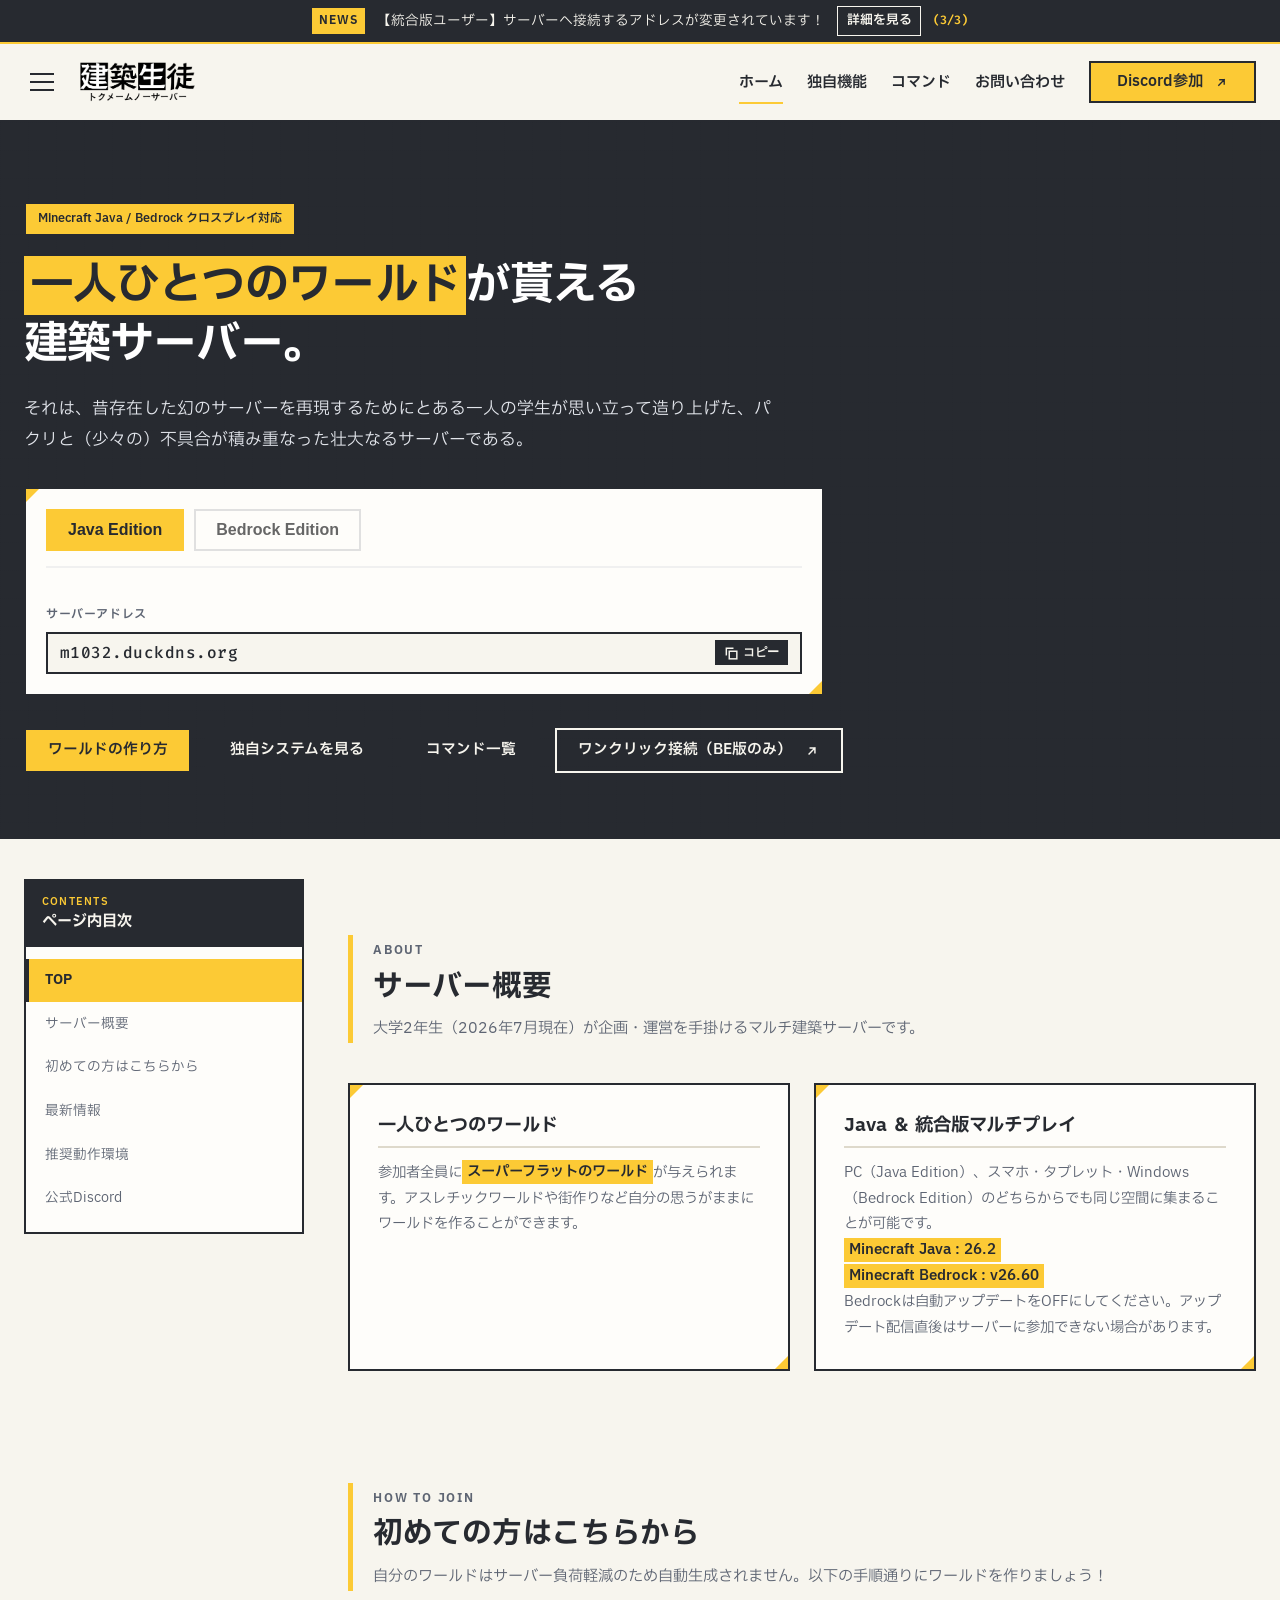
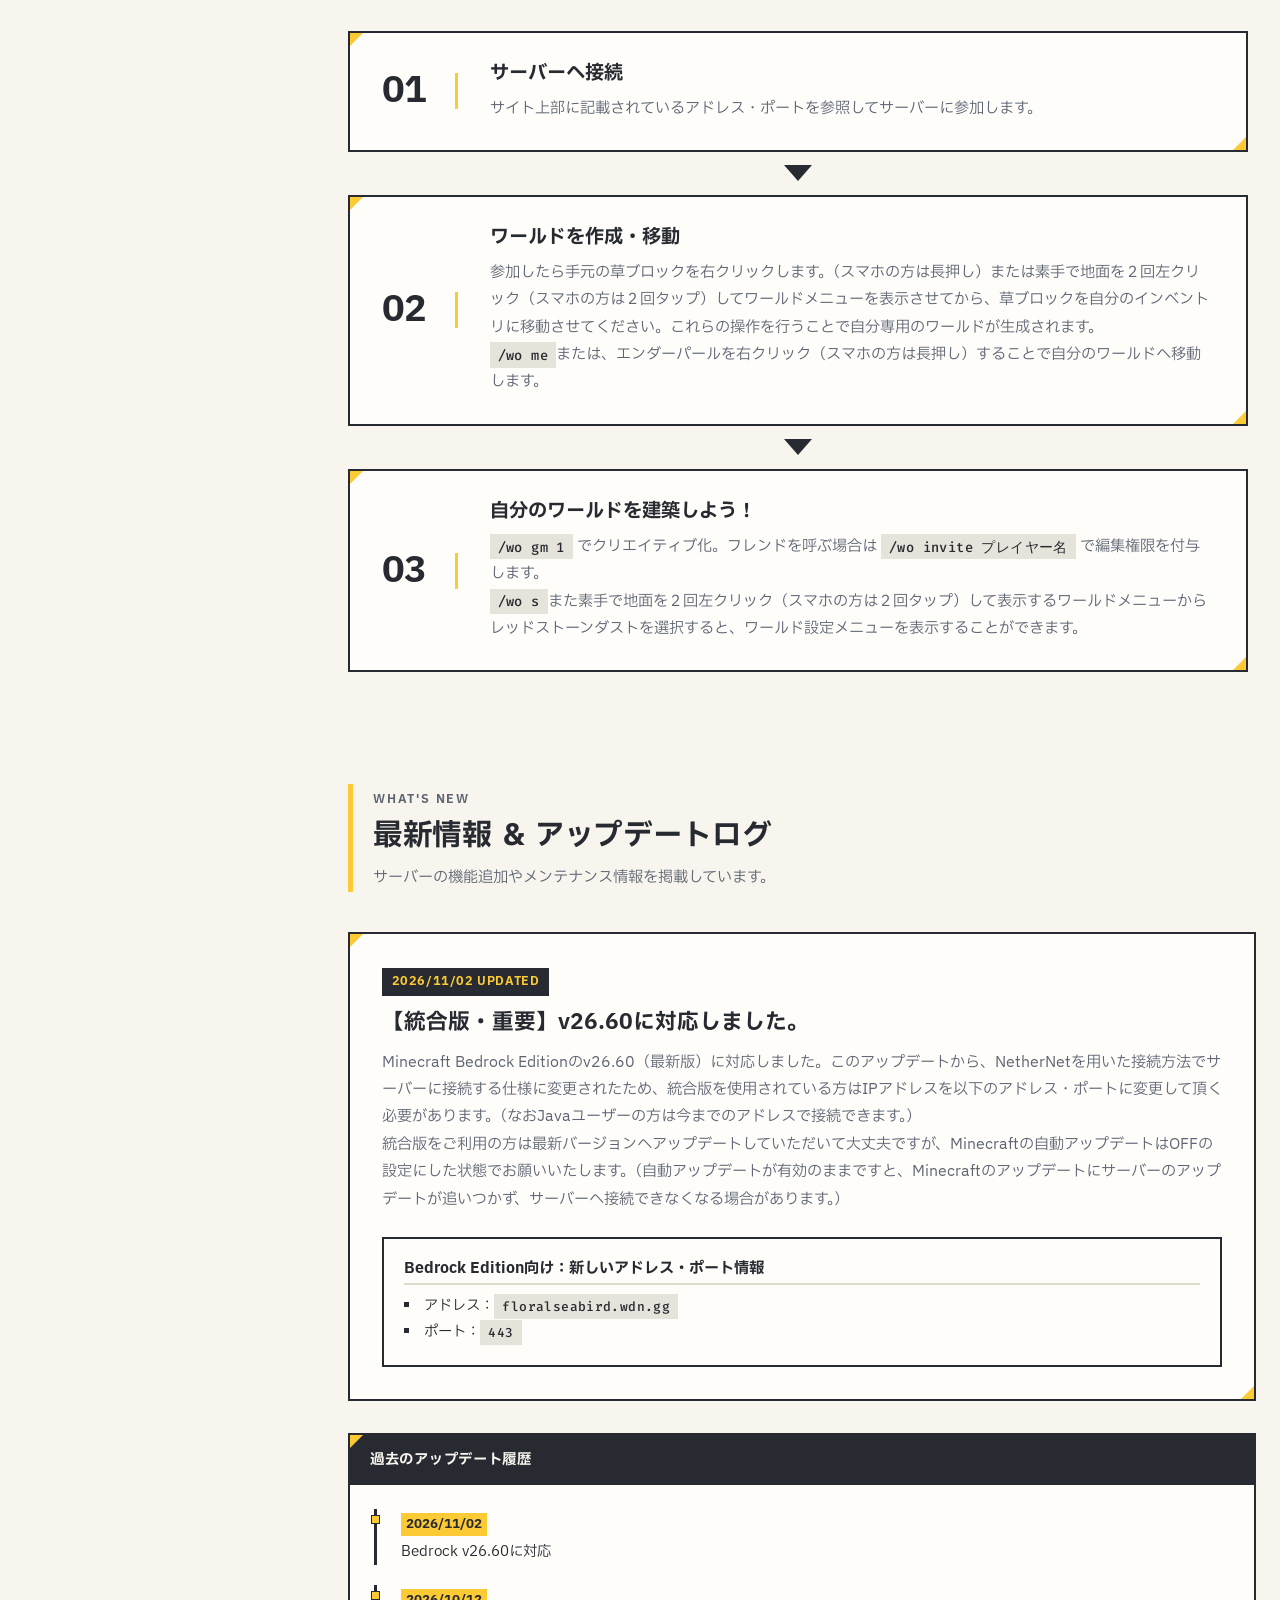
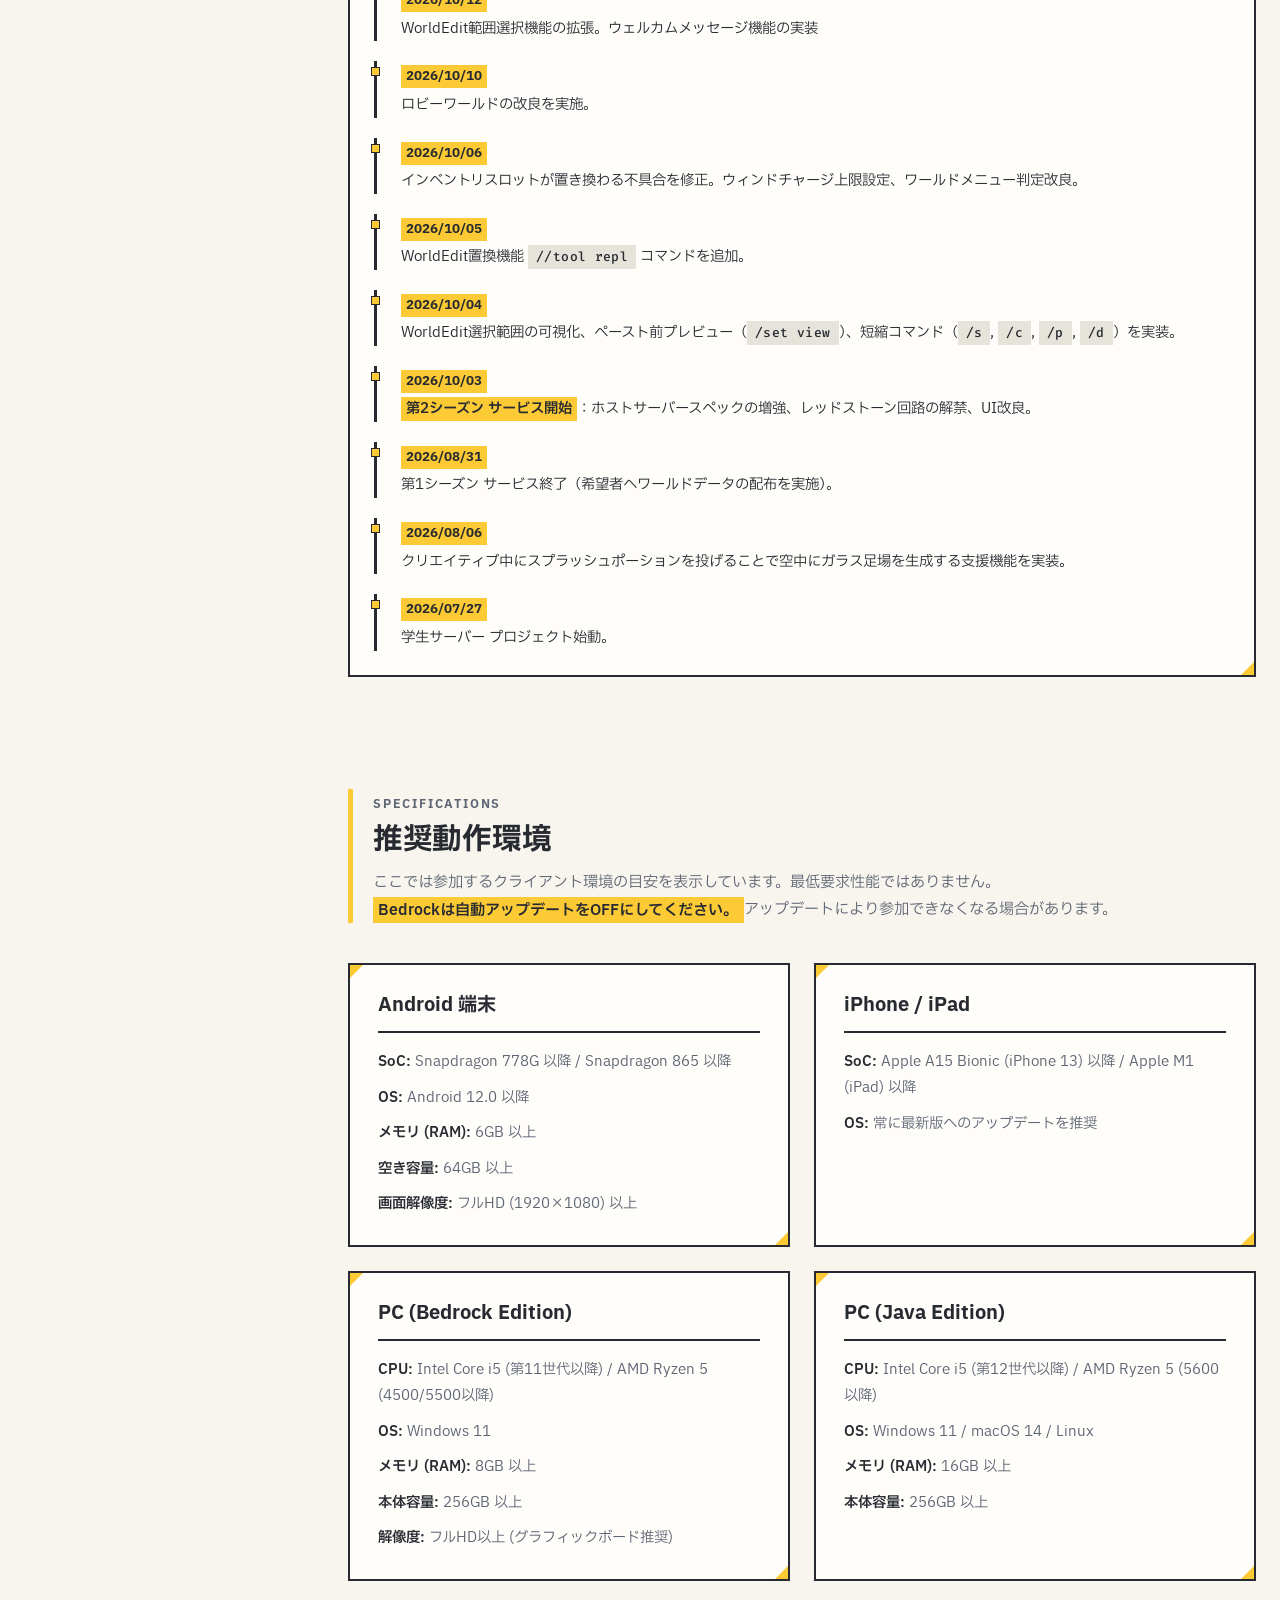
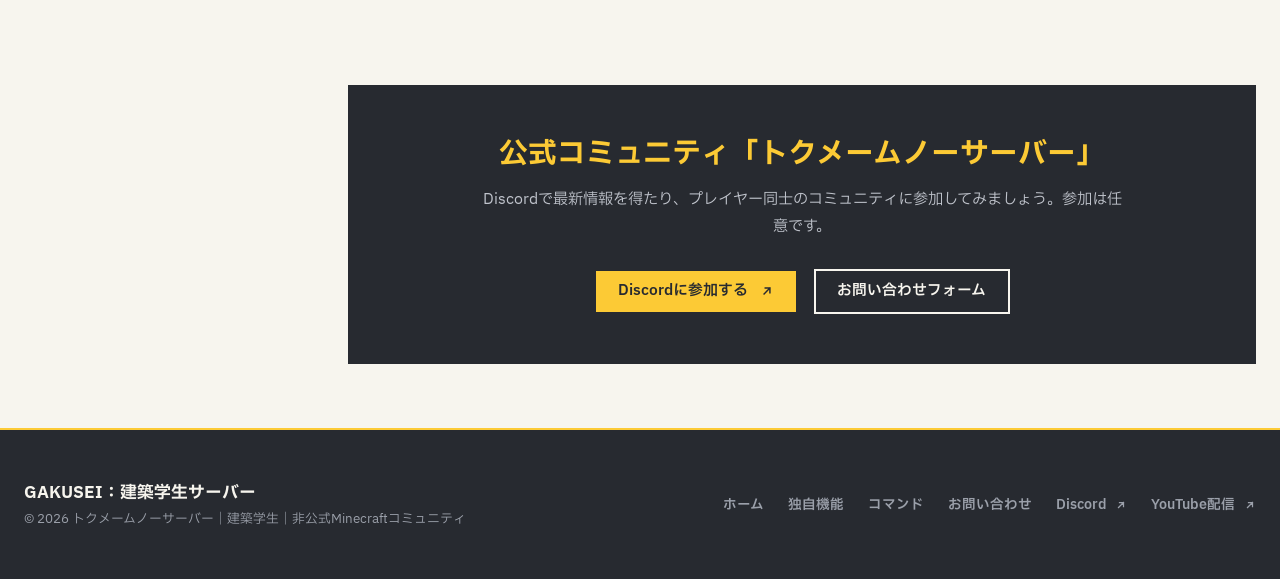
<file: index.html>
<!DOCTYPE html>
<html lang="ja">
<head>
  <meta charset="UTF-8">
  <meta name="viewport" content="width=device-width, initial-scale=1.0">
  <title>GAKUSEI：建築学生サーバー - ホーム</title>
  <link rel="icon" href="icon.png" type="image/png">
  <link rel="preconnect" href="https://fonts.googleapis.com">
  <link rel="preconnect" href="https://fonts.gstatic.com" crossorigin>
  <link href="https://fonts.googleapis.com/css2?family=Fira+Code:wght@400;500;700&family=IBM+Plex+Sans+JP:wght@400;600;700&display=swap" rel="stylesheet">
  <link rel="stylesheet" href="style.css">
</head>
<body>

  <!-- ヒーローセクション（YouTube背景動画＋左側黒グラデーション） -->
  <section class="hero scroll-target" id="sec-hero">
    <div class="hero-grid-bg"></div>

    <div class="hero-video-wrapper" id="heroVideoWrapper">
      <div id="youtubePlayer"></div>
      <div class="hero-video-overlay"></div>
    </div>

    <div class="container hero-container">
      <div class="hero-badge">Minecraft Java / Bedrock クロスプレイ対応</div>
      <h1 class="hero-title">
        <span class="highlight">一人ひとつのワールド</span>が貰える<br>
        建築サーバー。
      </h1>
      <p class="hero-lead">
        それは、昔存在した幻のサーバーを再現するためにとある一人の学生が思い立って造り上げた、パクリと（少々の）不具合が積み重なった壮大なるサーバー</span>である。
      </p>

      <!-- サーバー接続情報エリア (ボックス内タブ切り替え) -->
      <div id="sec-address" class="server-connection-box">
        
        <!-- プラットフォーム切り替えタブ (ボックス内) -->
        <div class="platform-toggle-container">
          <button id="tab-java" class="platform-tab active" onclick="switchPlatform('java')">Java Edition</button>
          <button id="tab-bedrock" class="platform-tab" onclick="switchPlatform('bedrock')">Bedrock Edition</button>
        </div>

        <!-- Java版 接続情報 -->
        <div id="box-java" style="display: flex; flex-wrap: wrap; width: 100%;">
          <div class="connection-item" style="width: 100%;">
            <span class="connection-label">サーバーアドレス</span>
            <div class="copy-field" data-copy="m1032.duckdns.org">
              <code>m1032.duckdns.org</code>
              <button class="btn-copy">
                <svg width="14" height="14" viewBox="0 0 24 24" fill="none" stroke="currentColor" stroke-width="2.5"><rect x="9" y="9" width="13" height="13"></rect><path d="M5 15H4V4h11v1"></path></svg>
                <span>コピー</span>
              </button>
            </div>
          </div>
        </div>

        <!-- 統合版 接続情報 -->
        <div id="box-bedrock" style="display: none; flex-wrap: wrap; width: 100%; gap: 15px; align-items: flex-end;">
          <div class="connection-item" style="flex: 1; min-width: 200px;">
            <span class="connection-label">サーバーアドレス</span>
            <div class="copy-field" data-copy="floralseabird.wdn.gg">
              <code>floralseabird.wdn.gg</code>
              <button class="btn-copy">
                <svg width="14" height="14" viewBox="0 0 24 24" fill="none" stroke="currentColor" stroke-width="2.5"><rect x="9" y="9" width="13" height="13"></rect><path d="M5 15H4V4h11v1"></path></svg>
                <span>コピー</span>
              </button>
            </div>
          </div>
          <div class="connection-item" style="min-width: 120px;">
            <span class="connection-label">ポート</span>
            <div class="static-field">
              <code>443</code>
            </div>
          </div>
        </div>
      </div>

      <div class="hero-actions">
        <a href="#sec-guide" class="btn btn-primary">ワールドの作り方</a>
        <a href="features.html" class="btn btn-dark">独自システムを見る</a>
        <a href="commands.html" class="btn btn-dark">コマンド一覧</a>
        <a href="https://floralseabird.wdn.gg/" target="_blank" rel="noopener noreferrer" class="btn btn-outline-white" id="btn-oneclick">
          ワンクリック接続（BE版のみ）
          <svg class="icon-ext" width="14" height="14" viewBox="0 0 24 24" fill="none" stroke="currentColor" stroke-width="2.5" stroke-linecap="square"><path d="M7 17L17 7M17 7H9M17 7V15"/></svg>
        </a>
      </div>
    </div>
  </section>

  <!-- 2カラムコンテンツエリア -->
  <div class="page-layout container">
    <!-- 左サイドバー：目次ナビゲーション -->
    <aside class="toc-sidebar">
      <div class="toc-header">
        <span class="toc-tag">CONTENTS</span>
        <h4 class="toc-title">ページ内目次</h4>
      </div>
      <nav class="toc-nav">
        <ul>
          <li><a href="#sec-hero" class="toc-link">TOP</a></li>
          <li><a href="#sec-about" class="toc-link">サーバー概要</a></li>
          <li><a href="#sec-guide" class="toc-link">初めての方はこちらから</a></li>
          <li><a href="#sec-whats-new" class="toc-link">最新情報</a></li>
          <li><a href="#sec-specs" class="toc-link">推奨動作環境</a></li>
          <li><a href="#sec-discord" class="toc-link">公式Discord</a></li>
        </ul>
      </nav>
    </aside>

    <!-- 右側：メインコンテンツ -->
    <div class="content-main">
      <!-- サーバー概要 -->
      <section class="section scroll-target" id="sec-about">
        <div class="section-header">
          <span class="section-tag">ABOUT</span>
          <h2 class="section-title">サーバー概要</h2>
          <p class="section-desc">大学2年生（2026年7月現在）が企画・運営を手掛けるマルチ建築サーバーです。</p>
        </div>

        <div class="grid grid-2">
          <div class="card">
            <h3 class="card-title">一人ひとつのワールド</h3>
            <p class="card-desc">参加者全員に<span class="marker">スーパーフラットのワールド</span>が与えられます。アスレチックワールドや街作りなど自分の思うがままにワールドを作ることができます。</p>
          </div>
          <div class="card">
            <h3 class="card-title">Java ＆ 統合版マルチプレイ</h3>
            <p class="card-desc">PC（Java Edition）、スマホ・タブレット・Windows（Bedrock Edition）のどちらからでも同じ空間に集まることが可能です。<br><span class="marker">Minecraft Java : 26.2</span><br><span class="marker">Minecraft Bedrock : v26.60</span><br>Bedrockは自動アップデートをOFFにしてください。アップデート配信直後はサーバーに参加できない場合があります。</p>
          </div>
        </div>
      </section>

      <!-- 初めての方へ：手順ガイド -->
      <section class="section scroll-target" id="sec-guide">
        <div class="section-header">
          <span class="section-tag">HOW TO JOIN</span>
          <h2 class="section-title">初めての方はこちらから</h2>
          <p class="section-desc">自分のワールドはサーバー負荷軽減のため自動生成されません。以下の手順通りにワールドを作りましょう！</p>
        </div>

        <div class="steps-flow">
          <div class="step-card-row">
            <div class="step-index">01</div>
            <div class="step-content">
              <h3>サーバーへ接続</h3>
              <p>サイト上部に記載されているアドレス・ポートを参照してサーバーに参加します。</p>
            </div>
          </div>

          <div class="step-arrow">
            <div class="step-arrow-icon"></div>
          </div>

          <div class="step-card-row">
            <div class="step-index">02</div>
            <div class="step-content">
              <h3>ワールドを作成・移動</h3>
              <p>参加したら手元の草ブロックを右クリックします。（スマホの方は長押し）または素手で地面を２回左クリック（スマホの方は２回タップ）してワールドメニューを表示させてから、草ブロックを自分のインベントリに移動させてください。これらの操作を行うことで自分専用のワールドが生成されます。<br><code>/wo me</code>または、エンダーパールを右クリック（スマホの方は長押し）することで自分のワールドへ移動します。</p>
            </div>
          </div>

          <div class="step-arrow">
            <div class="step-arrow-icon"></div>
          </div>

          <div class="step-card-row">
            <div class="step-index">03</div>
            <div class="step-content">
              <h3>自分のワールドを建築しよう！</h3>
              <p><code>/wo gm 1</code> でクリエイティブ化。フレンドを呼ぶ場合は <code>/wo invite プレイヤー名</code> で編集権限を付与します。<br><code>/wo s</code>また素手で地面を２回左クリック（スマホの方は２回タップ）して表示するワールドメニューからレッドストーンダストを選択すると、ワールド設定メニューを表示することができます。</p>
            </div>
          </div>
        </div>
      </section>

      <!-- 最新情報 / What's New ＆ タイムライン -->
      <section class="section scroll-target" id="sec-whats-new">
        <div class="section-header">
          <span class="section-tag">WHAT'S NEW</span>
          <h2 class="section-title">最新情報 ＆ アップデートログ</h2>
          <p class="section-desc">サーバーの機能追加やメンテナンス情報を掲載しています。</p>
        </div>

        <div class="highlight-news" id="newsHighlightContainer"></div>

        <div class="timeline">
          <div class="timeline-header">
            <span>過去のアップデート履歴</span>
          </div>
          <div class="timeline-list" id="timelineContainer"></div>
        </div>
      </section>

      <!-- 推奨動作環境 -->
      <section class="section scroll-target" id="sec-specs">
        <div class="section-header">
          <span class="section-tag">SPECIFICATIONS</span>
          <h2 class="section-title">推奨動作環境</h2>
          <p class="section-desc">ここでは参加するクライアント環境の目安を表示しています。最低要求性能ではありません。<br><span class="marker">Bedrockは自動アップデートをOFFにしてください。</span>アップデートにより参加できなくなる場合があります。</p>
        </div>

        <div class="grid grid-2">
          <div class="spec-card">
            <div class="spec-header">
              <h3>Android 端末</h3>
            </div>
            <ul class="spec-list">
              <li><strong>SoC:</strong> Snapdragon 778G 以降 / Snapdragon 865 以降</li>
              <li><strong>OS:</strong> Android 12.0 以降</li>
              <li><strong>メモリ (RAM):</strong> 6GB 以上</li>
              <li><strong>空き容量:</strong> 64GB 以上</li>
              <li><strong>画面解像度:</strong> フルHD (1920×1080) 以上</li>
            </ul>
          </div>

          <div class="spec-card">
            <div class="spec-header">
              <h3>iPhone / iPad</h3>
            </div>
            <ul class="spec-list">
              <li><strong>SoC:</strong> Apple A15 Bionic (iPhone 13) 以降 / Apple M1 (iPad) 以降</li>
              <li><strong>OS:</strong> 常に最新版へのアップデートを推奨</li>
            </ul>
          </div>

          <div class="spec-card">
            <div class="spec-header">
              <h3>PC (Bedrock Edition)</h3>
            </div>
            <ul class="spec-list">
              <li><strong>CPU:</strong> Intel Core i5 (第11世代以降) / AMD Ryzen 5 (4500/5500以降)</li>
              <li><strong>OS:</strong> Windows 11</li>
              <li><strong>メモリ (RAM):</strong> 8GB 以上</li>
              <li><strong>本体容量:</strong> 256GB 以上</li>
              <li><strong>解像度:</strong> フルHD以上 (グラフィックボード推奨)</li>
            </ul>
          </div>

          <div class="spec-card">
            <div class="spec-header">
              <h3>PC (Java Edition)</h3>
            </div>
            <ul class="spec-list">
              <li><strong>CPU:</strong> Intel Core i5 (第12世代以降) / AMD Ryzen 5 (5600以降)</li>
              <li><strong>OS:</strong> Windows 11 / macOS 14 / Linux</li>
              <li><strong>メモリ (RAM):</strong> 16GB 以上</li>
              <li><strong>本体容量:</strong> 256GB 以上</li>
            </ul>
          </div>
        </div>
      </section>

      <!-- Discord案内（お問い合わせボタン付き） -->
      <section class="scroll-target" id="sec-discord">
        <div class="discord-banner">
          <h2>公式コミュニティ「トクメームノーサーバー」</h2>
          <p>Discordで最新情報を得たり、プレイヤー同士のコミュニティに参加してみましょう。参加は任意です。</p>
          <div class="banner-actions">
            <a href="https://x.com/MUMEI_1032/status/2062990677764718611?s=20" target="_blank" rel="noopener noreferrer" class="btn btn-primary">
              Discordに参加する
              <svg class="icon-ext" width="14" height="14" viewBox="0 0 24 24" fill="none" stroke="currentColor" stroke-width="2.5" stroke-linecap="square"><path d="M7 17L17 7M17 7H9M17 7V15"/></svg>
            </a>
            <a href="contact.html" class="btn btn-outline-white">
              お問い合わせフォーム
            </a>
          </div>
        </div>
      </section>
    </div>
  </div>

  <!-- データファイルと共通UIスクリプトの読み込み -->
  <script src="data.js"></script>
  <script src="common.js"></script>

  <!-- YouTube背景動画 ＆ UI制御スクリプト -->
  <script>
    // === プラットフォーム（Java/Bedrock）切り替え処理 ===
    window.switchPlatform = function(platform) {
      const isJava = platform === 'java';
      // タブボタンの見た目を切り替え
      document.getElementById('tab-java').classList.toggle('active', isJava);
      document.getElementById('tab-bedrock').classList.toggle('active', !isJava);
      
      // アドレス表示エリアの切り替え
      document.getElementById('box-java').style.display = isJava ? 'flex' : 'none';
      document.getElementById('box-bedrock').style.display = isJava ? 'none' : 'flex';
    };

    // === YouTube API ===
    const ytScript = document.createElement('script');
    ytScript.src = "https://www.youtube.com/iframe_api";
    const firstScript = document.getElementsByTagName('script')[0];
    firstScript.parentNode.insertBefore(ytScript, firstScript);

    let ytPlayer;
    function onYouTubeIframeAPIReady() {
      ytPlayer = new YT.Player('youtubePlayer', {
        videoId: 'G2NF4WxpQNs',
        playerVars: {
          autoplay: 1,
          mute: 1,
          controls: 0,
          disablekb: 1,
          fs: 0,
          loop: 1,
          playlist: 'G2NF4WxpQNs',
          playsinline: 1,
          rel: 0,
          showinfo: 0,
          modestbranding: 1,
          iv_load_policy: 3
        },
        events: {
          onReady: (event) => {
            event.target.mute();
            event.target.playVideo();
          },
          onStateChange: (event) => {
            const wrapper = document.getElementById('heroVideoWrapper');
            if (event.data === YT.PlayerState.PLAYING) {
              if (wrapper) wrapper.classList.add('is-playing');
            } else if (event.data === YT.PlayerState.PAUSED) {
              event.target.playVideo();
            } else if (event.data === YT.PlayerState.ENDED) {
              event.target.playVideo();
            }
          },
          onError: () => {
            const wrapper = document.getElementById('heroVideoWrapper');
            if (wrapper) wrapper.classList.remove('is-playing');
          }
        }
      });
    }

    function ensureVideoPlayback() {
      if (ytPlayer && typeof ytPlayer.playVideo === 'function') {
        ytPlayer.playVideo();
      }
    }
    window.addEventListener('focus', ensureVideoPlayback);
    window.addEventListener('pageshow', ensureVideoPlayback);
    document.addEventListener('visibilitychange', () => {
      if (!document.hidden) ensureVideoPlayback();
    });

    // 最新情報・タイムライン描画 ＆ その他UI動作
    document.addEventListener('DOMContentLoaded', () => {
      
      // スマホ検知＆初期タブ切り替え（iPhone, iPad, iPod, Android端末の場合に統合版タブを開く）
      const isMobile = /iPhone|iPad|iPod|Android/i.test(navigator.userAgent);
      if (isMobile) {
        window.switchPlatform('bedrock');
      }

      // data.js の描画処理
      if (typeof newsData !== 'undefined') {
        const topic = newsData.currentTopic;
        const highlightContainer = document.getElementById('newsHighlightContainer');
        if (highlightContainer && topic) {
          let sectionsHTML = '';
          topic.sections.forEach(sec => {
            const listItems = sec.items.map(item => `<li>${item}</li>`).join('');
            sectionsHTML += `
              <div class="news-box">
                <h4>${sec.heading}</h4>
                <ul>${listItems}</ul>
              </div>
            `;
          });

          highlightContainer.innerHTML = `
            <span class="news-badge">${topic.badge}</span>
            <h3 class="news-title">${topic.title}</h3>
            <p class="news-desc">${topic.description}</p>
            <div class="grid grid-2">${sectionsHTML}</div>
          `;
        }

        const timelineContainer = document.getElementById('timelineContainer');
        if (timelineContainer && newsData.timeline) {
          timelineContainer.innerHTML = newsData.timeline.map(item => `
            <div class="timeline-item">
              <span class="timeline-date">${item.date}</span>
              <p>${item.text}</p>
            </div>
          `).join('');
        }
      }

      // アドレスコピー処理
      const copyFields = document.querySelectorAll('.copy-field');
      copyFields.forEach(field => {
        field.addEventListener('click', async () => {
          const text = field.getAttribute('data-copy');
          try {
            await navigator.clipboard.writeText(text);
          } catch {
            const inp = document.createElement('input');
            inp.value = text;
            document.body.appendChild(inp);
            inp.select();
            document.execCommand('copy');
            document.body.removeChild(inp);
          }
          window.showToast(`コピー完了: ${text}`);
        });
      });

      // 目次スクロール連動
      const targets = document.querySelectorAll('.scroll-target');
      const tocLinks = document.querySelectorAll('.toc-link');

      const observer = new IntersectionObserver((entries) => {
        entries.forEach(entry => {
          if (entry.isIntersecting) {
            const id = entry.target.getAttribute('id');
            tocLinks.forEach(link => {
              if (link.getAttribute('href') === `#${id}`) {
                link.classList.add('active');
              } else {
                link.classList.remove('active');
              }
            });
          }
        });
      }, { rootMargin: '-20% 0px -70% 0px' });

      targets.forEach(t => observer.observe(t));
    });
  </script>
</body>
</html>
</file>
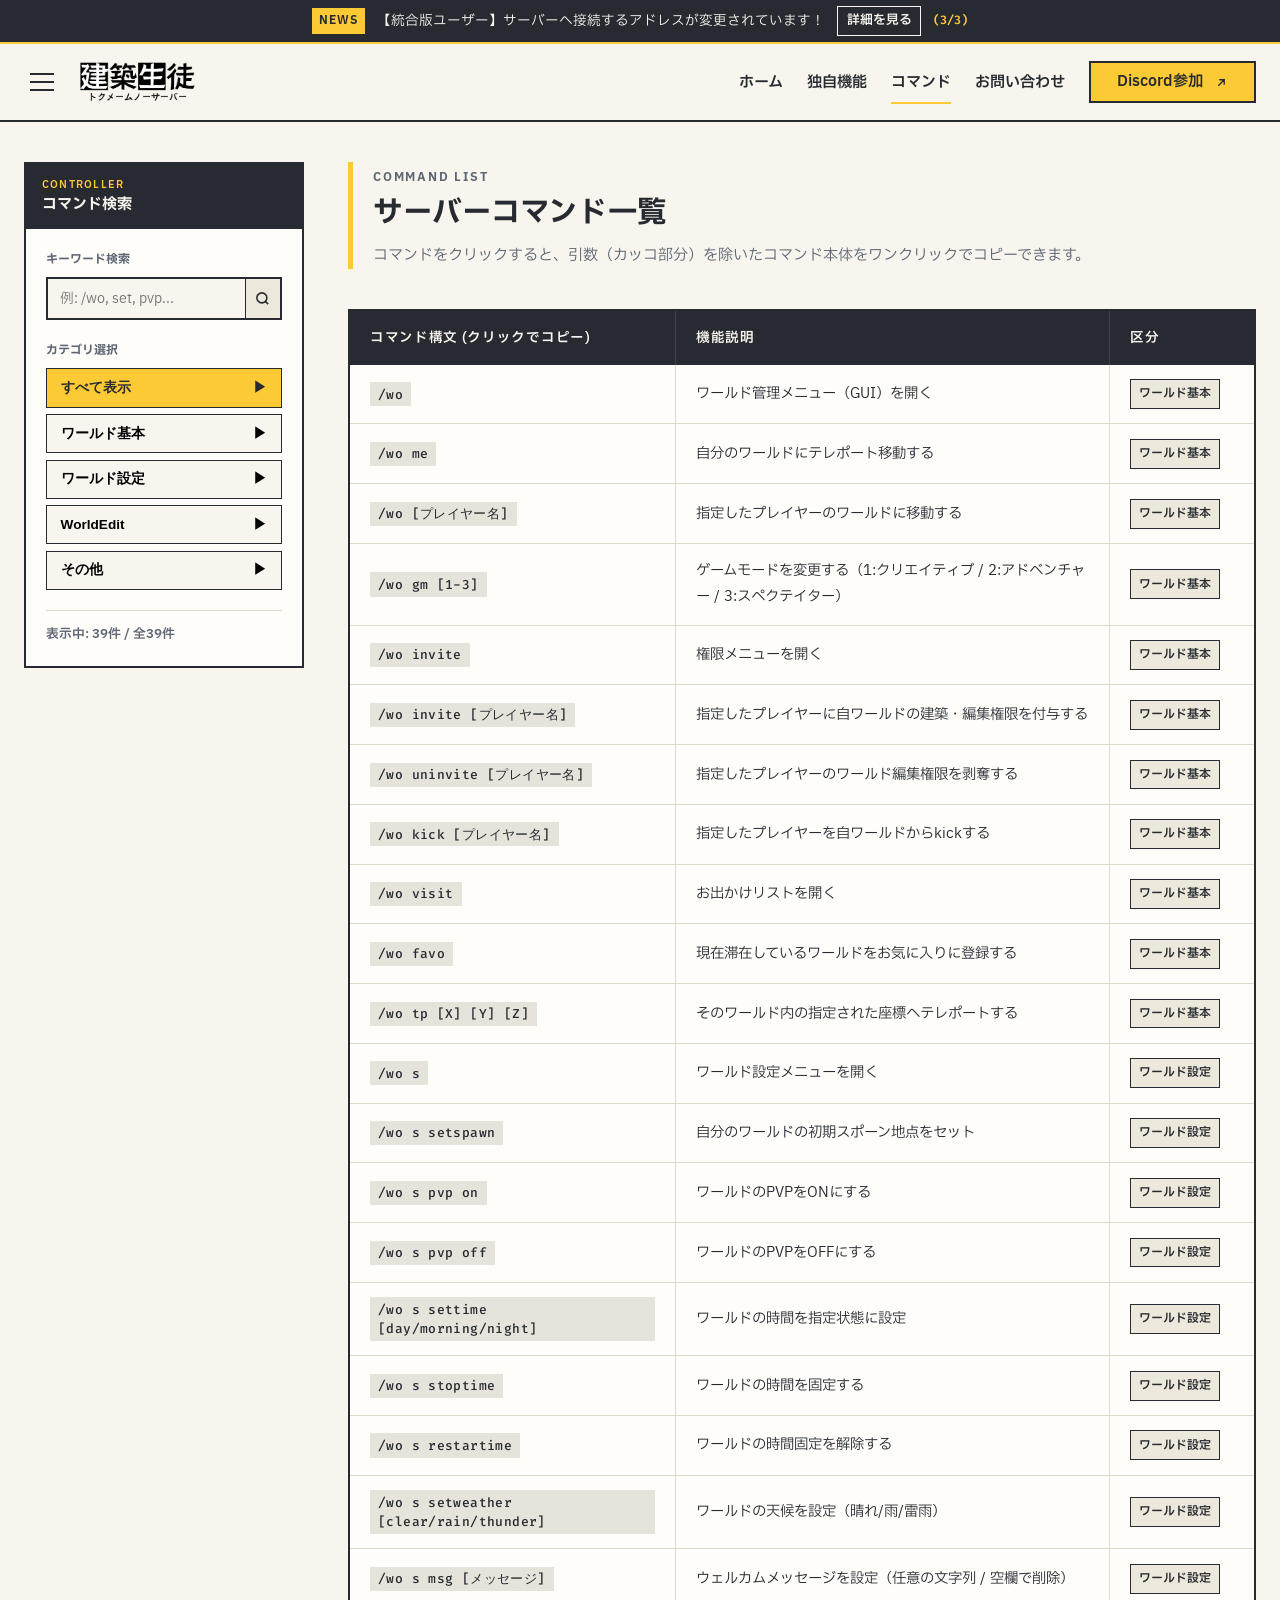
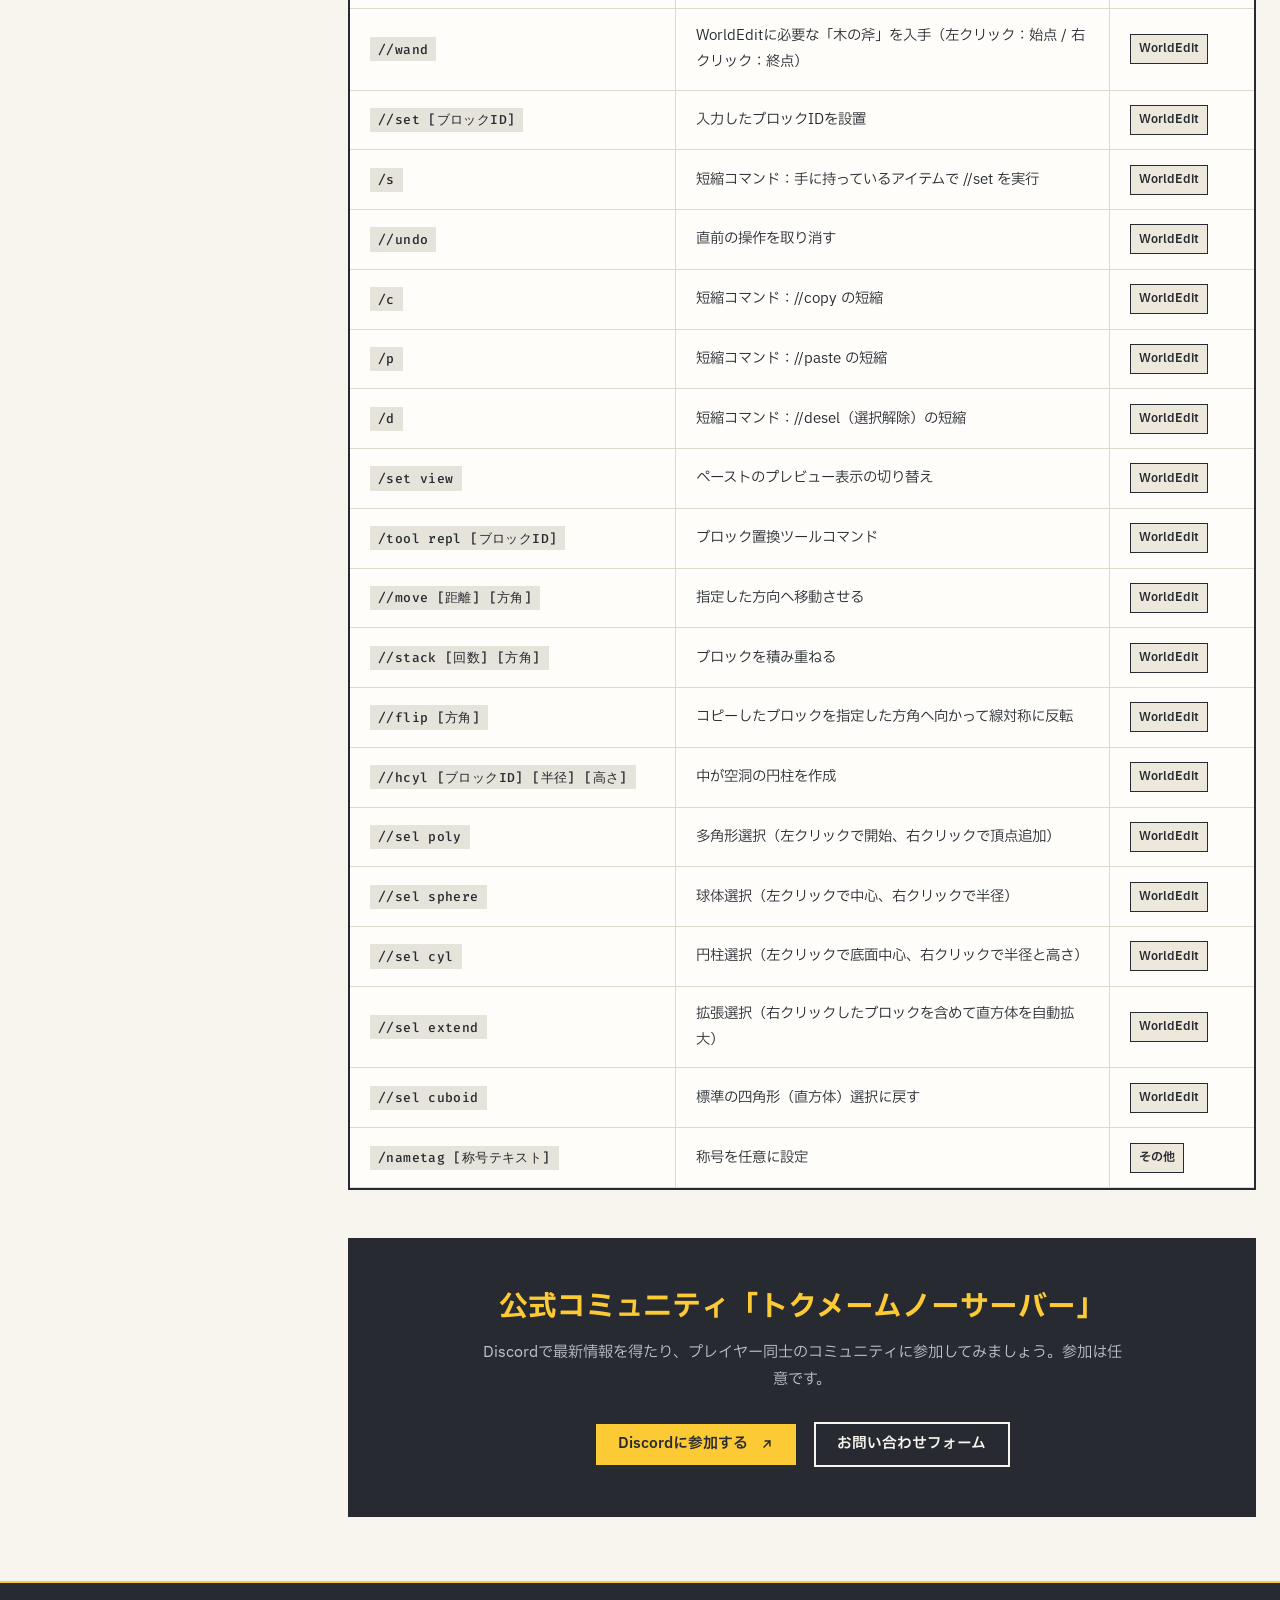
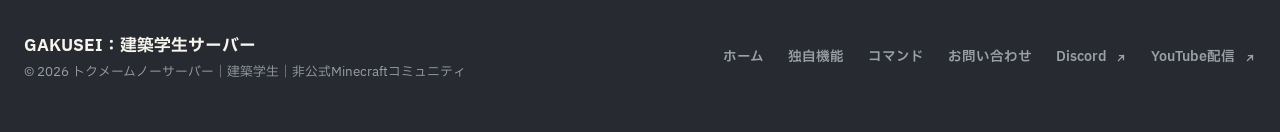
<file: commands.html>
<!DOCTYPE html>
<html lang="ja">
<head>
  <meta charset="UTF-8">
  <meta name="viewport" content="width=device-width, initial-scale=1.0">
  <title>コマンド一覧 - GAKUSEI：建築学生サーバー</title>
  <link rel="icon" href="icon.png" type="image/png">
  <link rel="preconnect" href="https://fonts.googleapis.com">
  <link rel="preconnect" href="https://fonts.gstatic.com" crossorigin>
  <link href="https://fonts.googleapis.com/css2?family=Fira+Code:wght@400;500;700&family=IBM+Plex+Sans+JP:wght@400;600;700&display=swap" rel="stylesheet">
  <link rel="stylesheet" href="style.css">
</head>
<body>

  <!-- 2カラム構成 -->
  <div class="page-layout container">
    <aside class="toc-sidebar">
      <div class="toc-header">
        <span class="toc-tag">CONTROLLER</span>
        <h4 class="toc-title">コマンド検索</h4>
      </div>
      <div class="cmd-sidebar-controller">
        <div class="cmd-side-search-box">
          <label for="sideCmdSearch">キーワード検索</label>
          <div class="side-search-input-wrap">
            <input type="text" id="sideCmdSearch" placeholder="例: /wo, set, pvp...">
            <div class="search-icon">
              <svg width="15" height="15" viewBox="0 0 24 24" fill="none" stroke="currentColor" stroke-width="2.5"><circle cx="11" cy="11" r="8"></circle><line x1="21" y1="21" x2="16.65" y2="16.65"></line></svg>
            </div>
          </div>
        </div>

        <div class="cmd-side-filters">
          <span class="cmd-side-filters-label">カテゴリ選択</span>
          <button class="side-filter-btn active" data-cat="all">
            <span>すべて表示</span>
            <span>▶</span>
          </button>
          <button class="side-filter-btn" data-cat="world">
            <span>ワールド基本</span>
            <span>▶</span>
          </button>
          <button class="side-filter-btn" data-cat="world-setting">
            <span>ワールド設定</span>
            <span>▶</span>
          </button>
          <button class="side-filter-btn" data-cat="worldedit">
            <span>WorldEdit</span>
            <span>▶</span>
          </button>
          <button class="side-filter-btn" data-cat="other">
            <span>その他</span>
            <span>▶</span>
          </button>
        </div>

        <div class="cmd-count-status" id="cmdCountStatus">表示中: 0件</div>
      </div>
    </aside>

    <div class="content-main">
      <div class="section-header">
        <span class="section-tag">COMMAND LIST</span>
        <h1 class="section-title">サーバーコマンド一覧</h1>
        <p class="section-desc">コマンドをクリックすると、引数（カッコ部分）を除いたコマンド本体をワンクリックでコピーできます。</p>
      </div>

      <div class="command-table-container">
        <table class="command-table">
          <thead>
            <tr>
              <th style="width: 36%;">コマンド構文 (クリックでコピー)</th>
              <th style="width: 48%;">機能説明</th>
              <th style="width: 16%;">区分</th>
            </tr>
          </thead>
          <tbody id="commandTableBody"></tbody>
        </table>
      </div>

      <!-- Discord案内（お問い合わせボタン付き） -->
      <div class="discord-banner" id="cmd-discord">
        <h2>公式コミュニティ「トクメームノーサーバー」</h2>
        <p>Discordで最新情報を得たり、プレイヤー同士のコミュニティに参加してみましょう。参加は任意です。</p>
        <div class="banner-actions">
          <a href="https://x.com/MUMEI_1032/status/2062990677764718611?s=20" target="_blank" rel="noopener noreferrer" class="btn btn-primary">
            Discordに参加する
            <svg class="icon-ext" width="14" height="14" viewBox="0 0 24 24" fill="none" stroke="currentColor" stroke-width="2.5" stroke-linecap="square"><path d="M7 17L17 7M17 7H9M17 7V15"/></svg>
          </a>
          <a href="contact.html" class="btn btn-outline-white">
            お問い合わせフォーム
          </a>
        </div>
      </div>
    </div>
  </div>

  <!-- データファイルと共通UIスクリプトの読み込み -->
  <script src="data.js"></script>
  <script src="common.js"></script>
  <script>
    document.addEventListener('DOMContentLoaded', () => {
      // commandsDataの描画＆かっこ除外コピー処理
      const tbody = document.getElementById('commandTableBody');
      const countStatus = document.getElementById('cmdCountStatus');

      if (typeof commandsData !== 'undefined' && tbody) {
        tbody.innerHTML = commandsData.map(cmd => {
          const cleanCommand = cmd.syntax.replace(/\[.*?\]/g, '').trim();
          return `
            <tr data-cat="${cmd.category}">
              <td><code title="クリックしてコピー" data-clean="${cleanCommand}">${cmd.syntax}</code></td>
              <td>${cmd.desc}</td>
              <td><span class="cmd-category-tag">${cmd.categoryLabel}</span></td>
            </tr>
          `;
        }).join('');

        tbody.querySelectorAll('code').forEach(codeEl => {
          codeEl.addEventListener('click', async () => {
            const commandToCopy = codeEl.getAttribute('data-clean') || codeEl.textContent.trim();
            try {
              await navigator.clipboard.writeText(commandToCopy);
            } catch {
              const inp = document.createElement('input');
              inp.value = commandToCopy;
              document.body.appendChild(inp);
              inp.select();
              document.execCommand('copy');
              document.body.removeChild(inp);
            }
            window.showToast(`コピー完了: ${commandToCopy}`);
          });
        });
      }

      // コマンド絞り込み検索
      const sideCmdSearch = document.getElementById('sideCmdSearch');
      const sideFilterBtns = document.querySelectorAll('.side-filter-btn');
      const tableRows = document.querySelectorAll('#commandTableBody tr');
      let currentCat = 'all';

      function filterTable() {
        const query = sideCmdSearch ? sideCmdSearch.value.toLowerCase().trim() : '';
        let visibleCount = 0;

        tableRows.forEach(row => {
          const cat = row.getAttribute('data-cat');
          const text = row.textContent.toLowerCase();

          const matchCat = (currentCat === 'all' || cat === currentCat);
          const matchQuery = (!query || text.includes(query));

          if (matchCat && matchQuery) {
            row.style.display = '';
            visibleCount++;
          } else {
            row.style.display = 'none';
          }
        });

        if (countStatus) {
          countStatus.textContent = `表示中: ${visibleCount}件 / 全${tableRows.length}件`;
        }
      }

      if (sideCmdSearch) {
        sideCmdSearch.addEventListener('input', filterTable);
      }

      sideFilterBtns.forEach(btn => {
        btn.addEventListener('click', () => {
          sideFilterBtns.forEach(b => b.classList.remove('active'));
          btn.classList.add('active');
          currentCat = btn.getAttribute('data-cat');
          filterTable();
        });
      });

      filterTable();
    });
  </script>
</body>
</html>
</file>
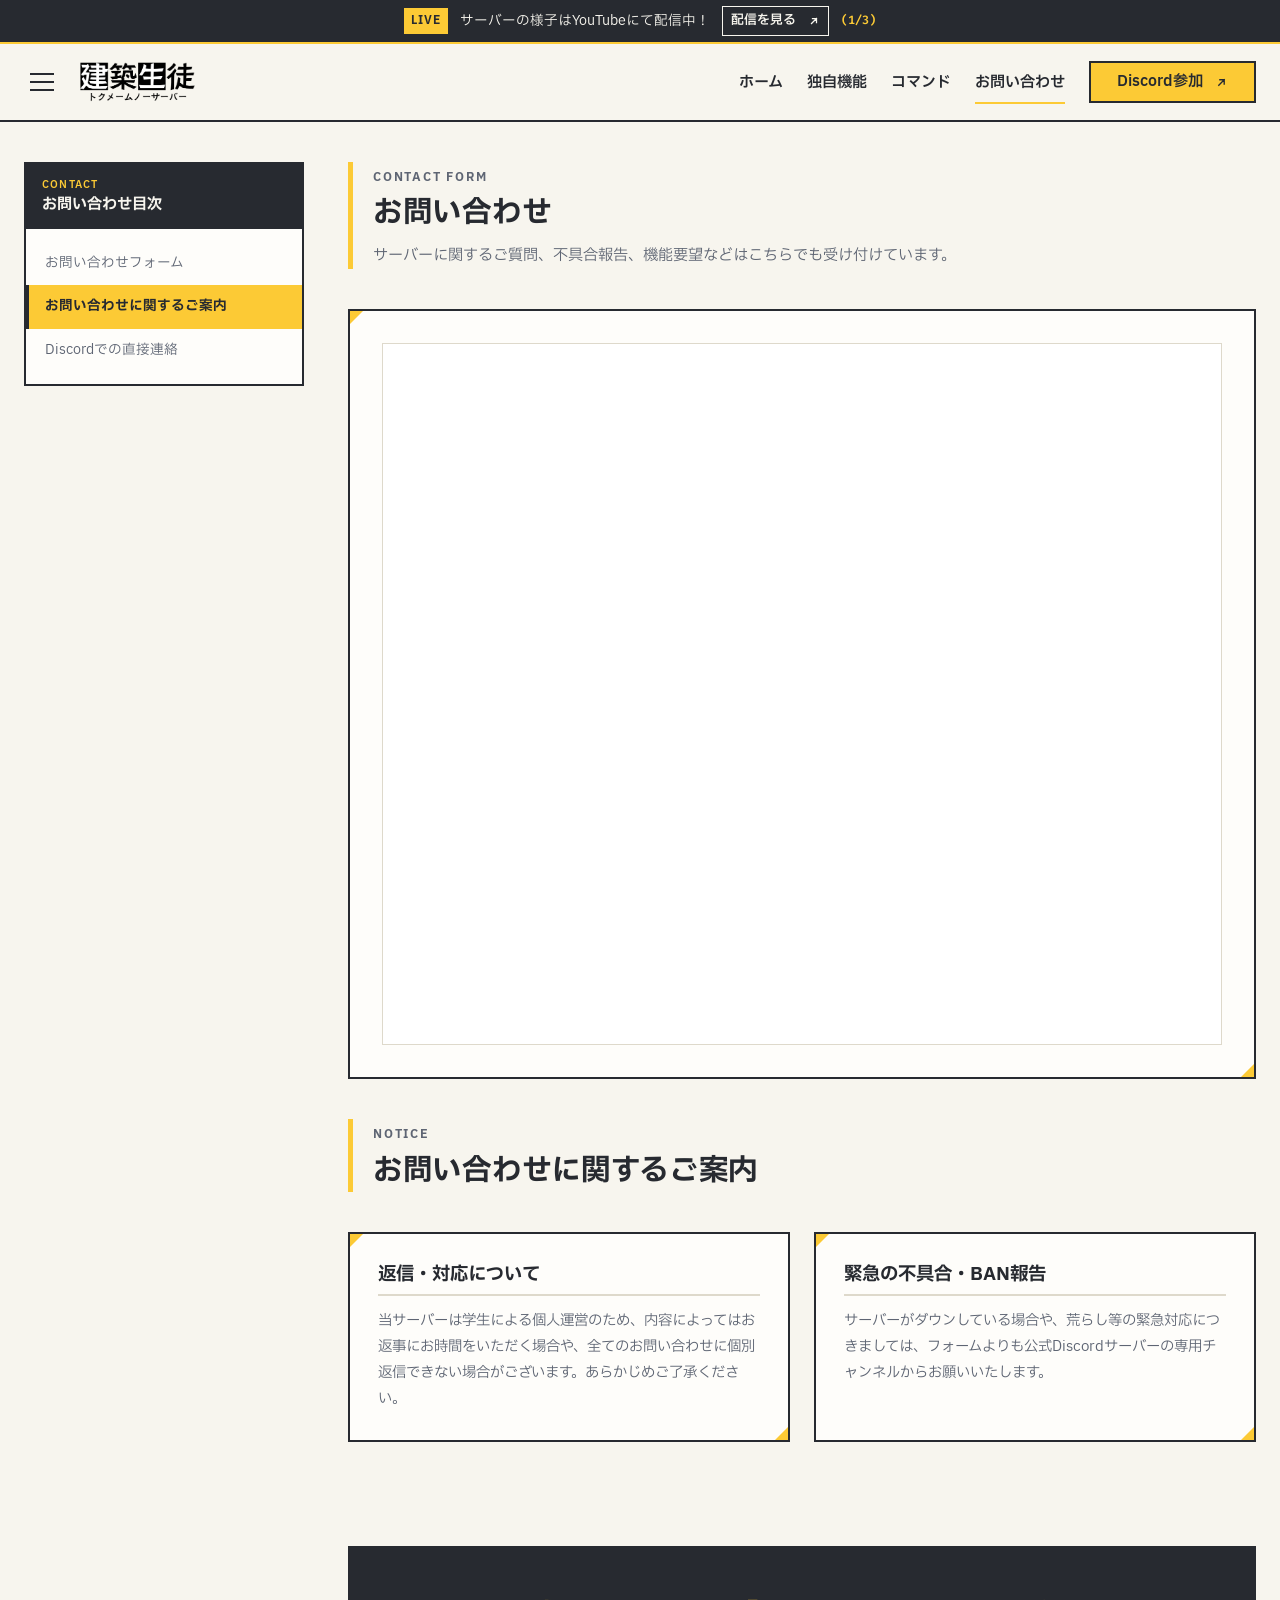
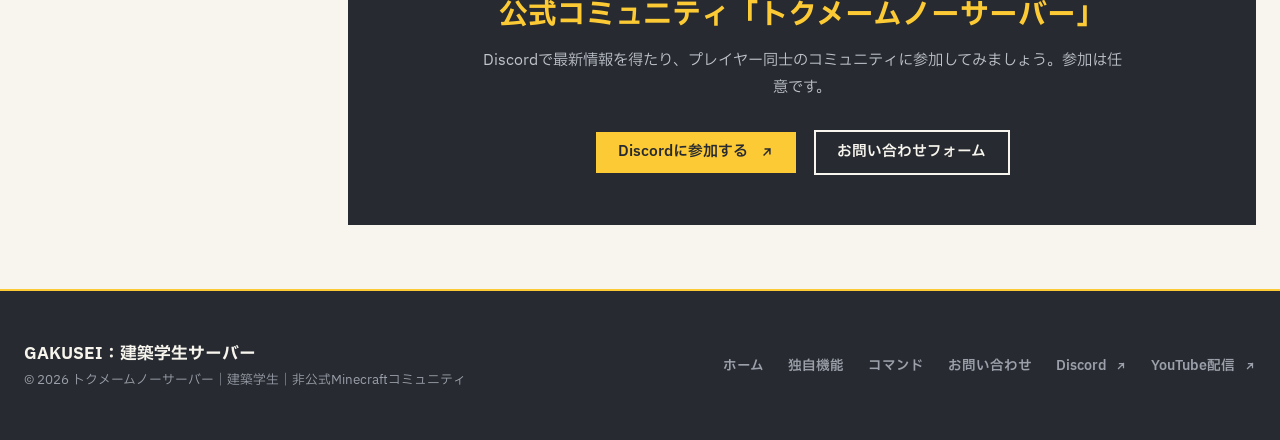
<file: contact.html>
<!DOCTYPE html>
<html lang="ja">
<head>
  <meta charset="UTF-8">
  <meta name="viewport" content="width=device-width, initial-scale=1.0">
  <title>お問い合わせ - GAKUSEI：建築学生サーバー</title>
  <link rel="icon" href="icon.png" type="image/png">
  <link rel="preconnect" href="https://fonts.googleapis.com">
  <link rel="preconnect" href="https://fonts.gstatic.com" crossorigin>
  <link href="https://fonts.googleapis.com/css2?family=Fira+Code:wght@400;500;700&family=IBM+Plex+Sans+JP:wght@400;600;700&display=swap" rel="stylesheet">
  <link rel="stylesheet" href="style.css">
</head>
<body>

  <!-- 2カラム構成 -->
  <div class="page-layout container">
    <!-- 左サイドバー：目次 -->
    <aside class="toc-sidebar">
      <div class="toc-header">
        <span class="toc-tag">CONTACT</span>
        <h4 class="toc-title">お問い合わせ目次</h4>
      </div>
      <nav class="toc-nav">
        <ul>
          <li><a href="#sec-contact-form" class="toc-link">お問い合わせフォーム</a></li>
          <li><a href="#sec-faq" class="toc-link">お問い合わせに関するご案内</a></li>
          <li><a href="#sec-discord-contact" class="toc-link">Discordでの直接連絡</a></li>
        </ul>
      </nav>
    </aside>

    <!-- 右側：メインコンテンツ -->
    <div class="content-main">
      <div class="section-header">
        <span class="section-tag">CONTACT FORM</span>
        <h1 class="section-title">お問い合わせ</h1>
        <p class="section-desc">サーバーに関するご質問、不具合報告、機能要望などはこちらでも受け付けています。</p>
      </div>

      <!-- お問い合わせフォーム埋め込みコンテナ -->
      <section class="form-card scroll-target" id="sec-contact-form">
        <div class="form-wrapper">
          <iframe src="https://docs.google.com/forms/d/e/1FAIpQLSd1OK3-7k2c3hDl87vFWYO9ldwyPc5l0e6MW0lz5iN_Z0TG1g/viewform?embedded=true" width="1000" height="1153" frameborder="0" marginheight="0" marginwidth="0">読み込んでいます…</iframe>
        </div>
      </section>

      <!-- 注意事項・FAQ -->
      <section class="section scroll-target" id="sec-faq" style="padding-top: 0;">
        <div class="section-header">
          <span class="section-tag">NOTICE</span>
          <h2 class="section-title">お問い合わせに関するご案内</h2>
        </div>

        <div class="grid grid-2">
          <div class="card">
            <h3 class="card-title">返信・対応について</h3>
            <p class="card-desc">
              当サーバーは学生による個人運営のため、内容によってはお返事にお時間をいただく場合や、全てのお問い合わせに個別返信できない場合がございます。あらかじめご了承ください。
            </p>
          </div>
          <div class="card">
            <h3 class="card-title">緊急の不具合・BAN報告</h3>
            <p class="card-desc">
              サーバーがダウンしている場合や、荒らし等の緊急対応につきましては、フォームよりも公式Discordサーバーの専用チャンネルからお願いいたします。
            </p>
          </div>
        </div>
      </section>

      <!-- Discord案内（お問い合わせボタン付き） -->
      <section class="scroll-target" id="sec-discord-contact">
        <div class="discord-banner">
          <h2>公式コミュニティ「トクメームノーサーバー」</h2>
          <p>Discordで最新情報を得たり、プレイヤー同士のコミュニティに参加してみましょう。参加は任意です。</p>
          <div class="banner-actions">
            <a href="https://x.com/MUMEI_1032/status/2062990677764718611?s=20" target="_blank" rel="noopener noreferrer" class="btn btn-primary">
              Discordに参加する
              <svg class="icon-ext" width="14" height="14" viewBox="0 0 24 24" fill="none" stroke="currentColor" stroke-width="2.5" stroke-linecap="square"><path d="M7 17L17 7M17 7H9M17 7V15"/></svg>
            </a>
            <a href="contact.html" class="btn btn-outline-white">
              お問い合わせフォーム
            </a>
          </div>
        </div>
      </section>
    </div>
  </div>

  <!-- データファイルと共通UIスクリプトの読み込み -->
  <script src="data.js"></script>
  <script src="common.js"></script>
  <script>
    document.addEventListener('DOMContentLoaded', () => {
      // 目次スクロール追従
      const targets = document.querySelectorAll('.scroll-target');
      const tocLinks = document.querySelectorAll('.toc-link');

      const observer = new IntersectionObserver((entries) => {
        entries.forEach(entry => {
          if (entry.isIntersecting) {
            const id = entry.target.getAttribute('id');
            tocLinks.forEach(link => {
              if (link.getAttribute('href') === `#${id}`) {
                link.classList.add('active');
              } else {
                link.classList.remove('active');
              }
            });
          }
        });
      }, { rootMargin: '-20% 0px -70% 0px' });

      targets.forEach(t => observer.observe(t));
    });
  </script>
</body>
</html>
</file>
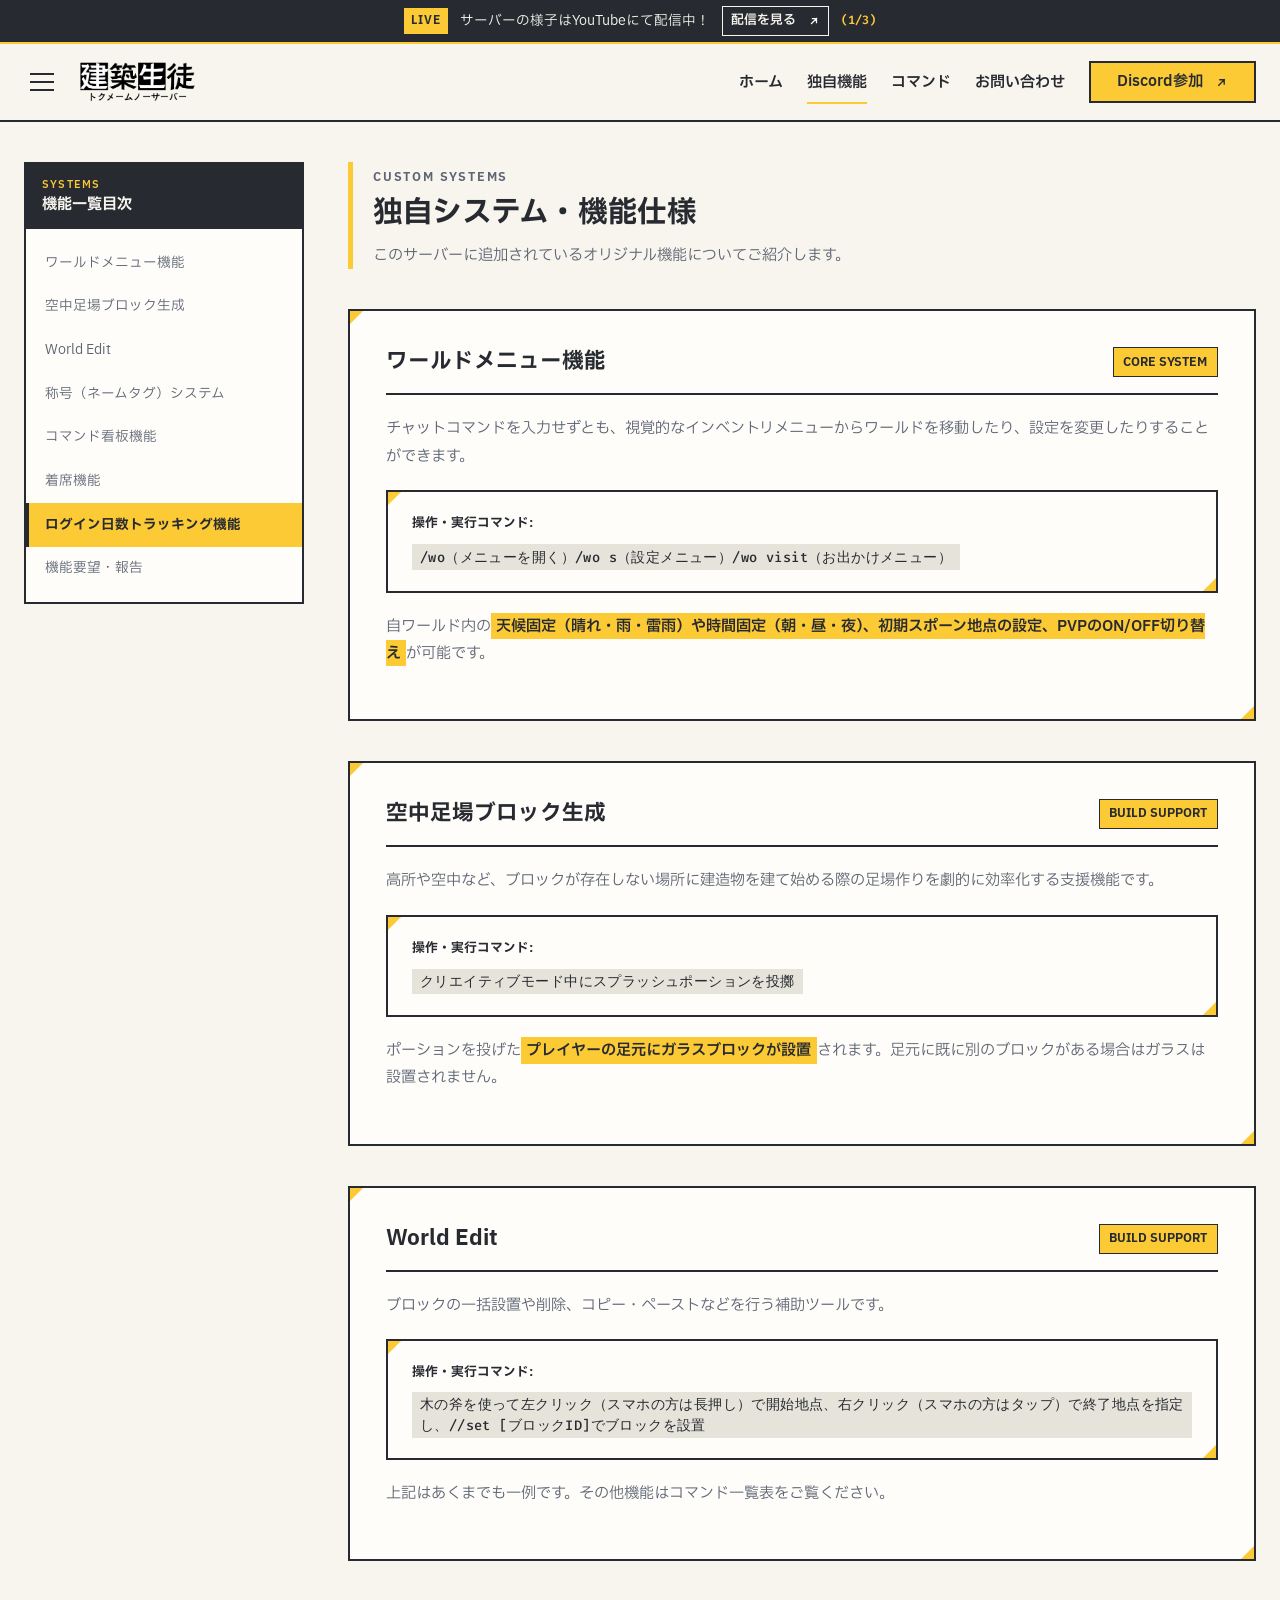
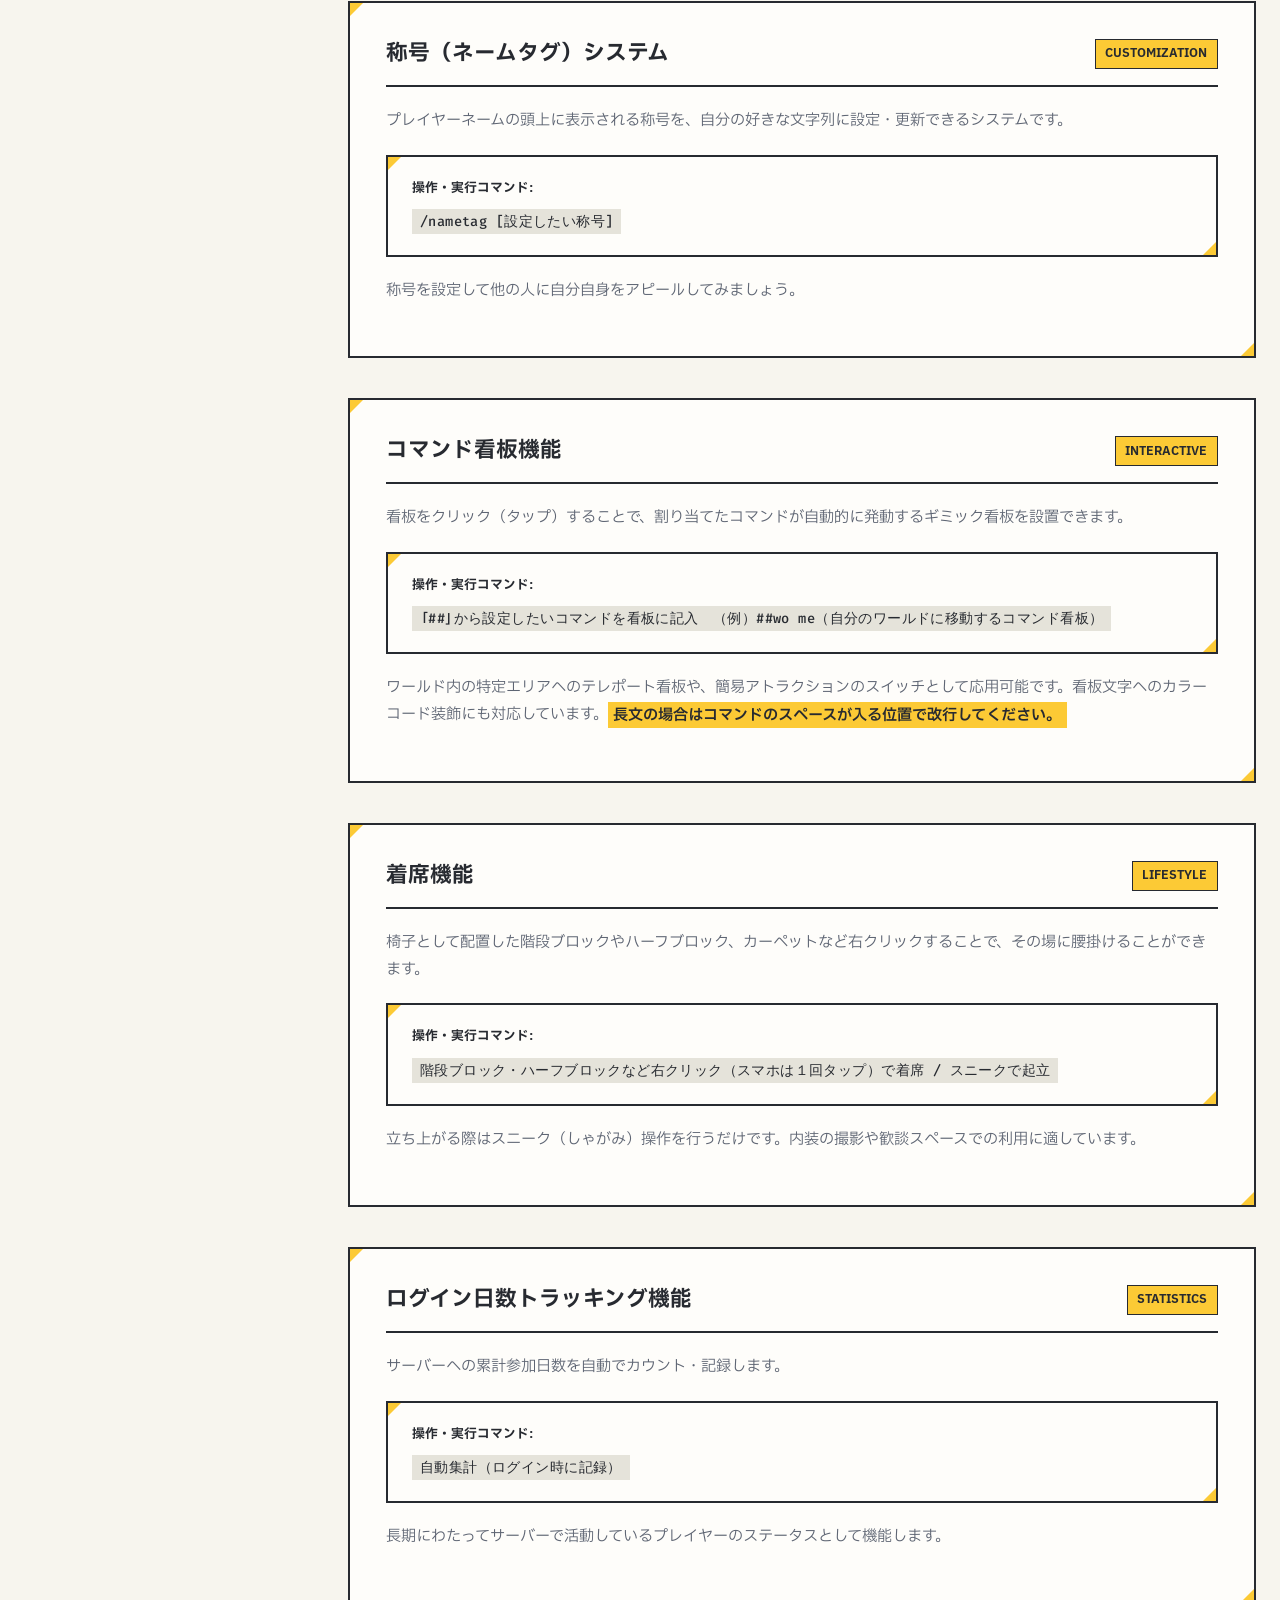
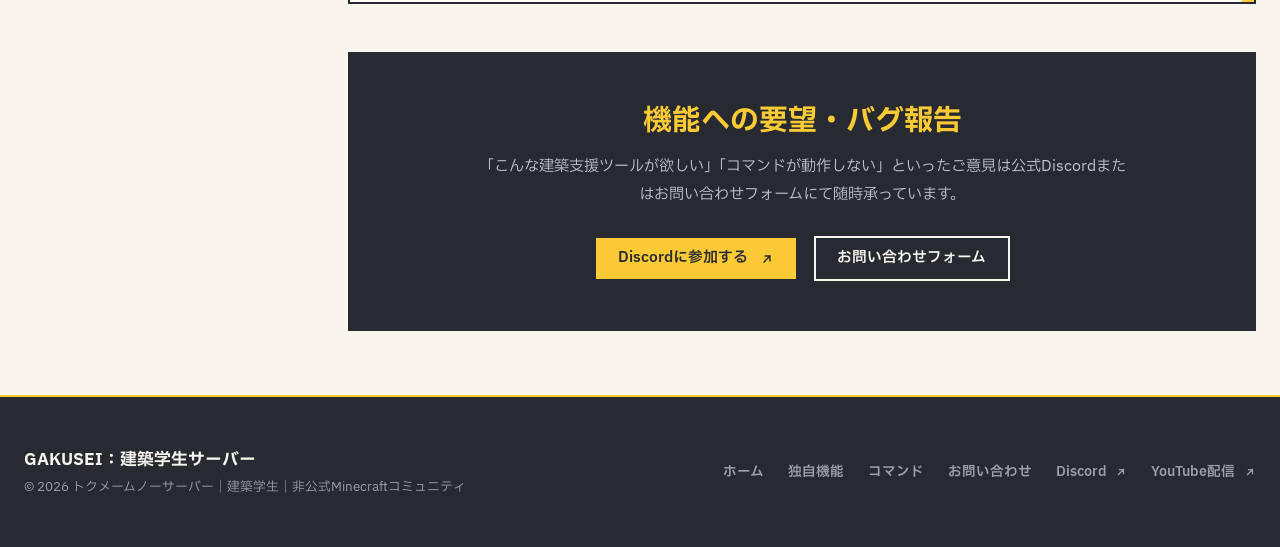
<file: features.html>
<!DOCTYPE html>
<html lang="ja">
<head>
  <meta charset="UTF-8">
  <meta name="viewport" content="width=device-width, initial-scale=1.0">
  <title>独自システム解説 - GAKUSEI：建築学生サーバー</title>
  <link rel="icon" href="icon.png" type="image/png">
  <link rel="preconnect" href="https://fonts.googleapis.com">
  <link rel="preconnect" href="https://fonts.gstatic.com" crossorigin>
  <link href="https://fonts.googleapis.com/css2?family=Fira+Code:wght@400;500;700&family=IBM+Plex+Sans+JP:wght@400;600;700&display=swap" rel="stylesheet">
  <link rel="stylesheet" href="style.css">
</head>
<body>

  <!-- 2カラム構成 -->
  <div class="page-layout container">
    <aside class="toc-sidebar">
      <div class="toc-header">
        <span class="toc-tag">SYSTEMS</span>
        <h4 class="toc-title">機能一覧目次</h4>
      </div>
      <nav class="toc-nav">
        <ul id="featuresTocNav"></ul>
      </nav>
    </aside>

    <div class="content-main">
      <div class="section-header">
        <span class="section-tag">CUSTOM SYSTEMS</span>
        <h1 class="section-title">独自システム・機能仕様</h1>
        <p class="section-desc">このサーバーに追加されているオリジナル機能についてご紹介します。</p>
      </div>

      <div id="featuresListContainer"></div>

      <!-- Discord案内（お問い合わせボタン付き） -->
      <div class="discord-banner scroll-target" id="feat-discord">
        <h2>機能への要望・バグ報告</h2>
        <p>「こんな建築支援ツールが欲しい」「コマンドが動作しない」といったご意見は公式Discordまたはお問い合わせフォームにて随時承っています。</p>
        <div class="banner-actions">
          <a href="https://x.com/MUMEI_1032/status/2062990677764718611?s=20" target="_blank" rel="noopener noreferrer" class="btn btn-primary">
            Discordに参加する
            <svg class="icon-ext" width="14" height="14" viewBox="0 0 24 24" fill="none" stroke="currentColor" stroke-width="2.5" stroke-linecap="square"><path d="M7 17L17 7M17 7H9M17 7V15"/></svg>
          </a>
          <a href="contact.html" class="btn btn-outline-white">
            お問い合わせフォーム
          </a>
        </div>
      </div>
    </div>
  </div>

  <!-- データファイルと共通UIスクリプトの読み込み -->
  <script src="data.js"></script>
  <script src="common.js"></script>
  <script>
    document.addEventListener('DOMContentLoaded', () => {
      // featuresDataから動的レンダリング
      if (typeof featuresData !== 'undefined') {
        const listContainer = document.getElementById('featuresListContainer');
        const tocNav = document.getElementById('featuresTocNav');

        let cardsHTML = '';
        let tocHTML = '';

        featuresData.forEach(feat => {
          tocHTML += `<li><a href="#${feat.id}" class="toc-link">${feat.title}</a></li>`;

          cardsHTML += `
            <article class="feature-detail-card scroll-target" id="${feat.id}">
              <div class="feature-detail-header">
                <div class="feature-title-group">
                  <h3>${feat.title}</h3>
                </div>
                <span class="feature-tag">${feat.tag}</span>
              </div>
              <div class="feature-detail-body">
                <p>${feat.description}</p>
                ${feat.command ? `
                  <div class="feature-command-box">
                    <span>操作・実行コマンド:</span>
                    <code>${feat.command}</code>
                  </div>
                ` : ''}
                <p>${feat.detail}</p>
              </div>
            </article>
          `;
        });

        tocHTML += `<li><a href="#feat-discord" class="toc-link">機能要望・報告</a></li>`;
        if (tocNav) tocNav.innerHTML = tocHTML;
        if (listContainer) listContainer.innerHTML = cardsHTML;
      }

      // 目次スクロール追従
      const targets = document.querySelectorAll('.scroll-target');
      const tocLinks = document.querySelectorAll('.toc-link');

      const observer = new IntersectionObserver((entries) => {
        entries.forEach(entry => {
          if (entry.isIntersecting) {
            const id = entry.target.getAttribute('id');
            tocLinks.forEach(link => {
              if (link.getAttribute('href') === `#${id}`) {
                link.classList.add('active');
              } else {
                link.classList.remove('active');
              }
            });
          }
        });
      }, { rootMargin: '-20% 0px -70% 0px' });

      targets.forEach(t => observer.observe(t));
    });
  </script>
</body>
</html>
</file>
<file: style.css>
/* ==========================================================================
   設計システム：クリーム背景・ダークグレー・黄色（rgb(252, 202, 53)）
   フォント：IBM Plex Sans JP（全編統一 / 見出し: 700 / 本文: 400）
   ボタンシャドウなし（フラット・直角）
   ========================================================================== */
:root {
  /* 上品なクリーム色背景 */
  --bg-main: #f7f5ee;
  --bg-card: #fefdfa;
  --bg-sub: #ece8db;

  /* コマンド用のグレー網掛け背景 */
  --bg-code: #e5e3da;

  /* 上品なダークグレー */
  --dark: #272a30;
  --dark-soft: #3e434c;
  --text-main: #272a30;
  --text-muted: #5e6573;

  --border: #272a30;
  --border-light: #ded9cb;

  /* アクセントカラー（鮮やかなイエロー） */
  --yellow: rgb(252, 202, 53);
  --yellow-hover: rgb(230, 180, 35);
  --yellow-pale: rgba(252, 202, 53, 0.22);

  --font-sans: 'IBM Plex Sans JP', -apple-system, BlinkMacSystemFont, "Segoe UI", sans-serif;
  --font-mono: 'Fira Code', Menlo, Monaco, Consolas, monospace;
}

*, *::before, *::after {
  box-sizing: border-box;
  margin: 0;
  padding: 0;
  border-radius: 0 !important; /* すべての角丸を完全排除 */
}

html {
  scroll-behavior: smooth;
  font-size: 16px;
}

body {
  font-family: var(--font-sans);
  font-weight: 400;
  background-color: var(--bg-main);
  color: var(--text-main);
  line-height: 1.8;
  overflow-x: hidden;
  -webkit-font-smoothing: antialiased;
}

h1, h2, h3, h4, h5, h6 {
  font-family: var(--font-sans);
  font-weight: 700;
  color: var(--text-main);
  line-height: 1.35;
}

a {
  color: inherit;
  text-decoration: none;
}

/* コマンドのスタイル：枠線をなくし灰色の網掛けのみ。文字潰れを防ぐMediumウェイト */
code {
  font-family: var(--font-mono);
  background-color: var(--bg-code);
  color: var(--text-main);
  padding: 0.15rem 0.5rem;
  font-size: 0.9em;
  border: none !important;
  font-weight: 500;
  letter-spacing: 0.03em;
  display: inline-block;
  white-space: normal;
  word-break: normal;
  overflow-wrap: break-word;
  line-height: 1.5;
  vertical-align: middle;
}

/* コマンドテーブル内のクリック可能コード要素 */
.command-table code {
  cursor: pointer;
  position: relative;
  transition: background-color 0.15s ease, transform 0.1s ease;
}

.command-table code:hover {
  background-color: var(--yellow);
  color: var(--dark);
}

.command-table code:active {
  transform: scale(0.97);
}

/* 蛍光ペン風マーカースタイル */
.marker {
  background-color: var(--yellow);
  color: var(--dark);
  font-weight: 600;
  padding: 0.1em 0.35em;
  display: inline;
}

/* PC時のコンテナ幅 */
.container {
  width: 100%;
  max-width: 1380px;
  margin: 0 auto;
  padding: 0 1.5rem;
}

/* スクロール追従時のヘッダー被り防止 */
section, article, .scroll-target {
  scroll-margin-top: 5.5rem;
}

/* ==========================================================================
   四角形コンテナの共通「角三角（左上・右下）」幾何学装飾
   ========================================================================== */
.card,
.step-card-row,
.highlight-news,
.spec-card,
.feature-detail-card,
.feature-command-box,
.server-connection-box,
.timeline,
.form-card {
  position: relative;
}

.card::before,
.step-card-row::before,
.highlight-news::before,
.spec-card::before,
.feature-detail-card::before,
.feature-command-box::before,
.server-connection-box::before,
.timeline::before,
.form-card::before {
  content: '';
  position: absolute;
  top: 0;
  left: 0;
  width: 0;
  height: 0;
  border-top: 13px solid var(--yellow);
  border-right: 13px solid transparent;
  pointer-events: none;
  z-index: 2;
}

.card::after,
.step-card-row::after,
.highlight-news::after,
.spec-card::after,
.feature-detail-card::after,
.feature-command-box::after,
.server-connection-box::after,
.timeline::after,
.form-card::after {
  content: '';
  position: absolute;
  bottom: 0;
  right: 0;
  width: 0;
  height: 0;
  border-bottom: 13px solid var(--yellow);
  border-left: 13px solid transparent;
  pointer-events: none;
  z-index: 2;
}

/* ==========================================================================
   画像配置用ユーティリティ
   ========================================================================== */
.img-frame {
  border: 2px solid var(--border);
  background-color: var(--bg-sub);
  overflow: hidden;
  margin: 1.25rem 0;
  display: block;
}

.img-frame img {
  width: 100%;
  height: auto;
  display: block;
  object-fit: cover;
}

.img-frame.aspect-16-9 img {
  aspect-ratio: 16 / 9;
}

.img-caption {
  font-size: 0.8rem;
  color: var(--text-muted);
  padding: 0.4rem 0.75rem;
  border-top: 1px solid var(--border);
  background-color: var(--bg-card);
  font-weight: 600;
}

/* ==========================================================================
   上部告知バー (右から左へのスライド・10秒切り替え)
   ========================================================================== */
.announcement-bar {
  background-color: var(--dark);
  color: var(--bg-main);
  border-bottom: 2px solid var(--yellow);
  height: 44px;
  overflow: hidden;
  position: relative;
}

.announcement-viewport {
  position: relative;
  height: 100%;
  width: 100%;
}

.announcement-slide {
  position: absolute;
  inset: 0;
  display: flex;
  align-items: center;
  justify-content: center;
  gap: 0.75rem;
  opacity: 0;
  transform: translateX(100%);
  transition: transform 0.6s cubic-bezier(0.16, 1, 0.3, 1), opacity 0.6s ease;
  pointer-events: none;
}

.announcement-slide.active {
  opacity: 1;
  transform: translateX(0);
  pointer-events: auto;
}

.announcement-slide.prev {
  opacity: 0;
  transform: translateX(-100%);
}

.live-badge {
  background-color: var(--yellow);
  color: var(--dark);
  font-weight: 700;
  font-size: 0.72rem;
  padding: 0.15rem 0.45rem;
  letter-spacing: 0.08em;
  flex-shrink: 0;
}

.announcement-counter {
  font-family: var(--font-mono);
  font-size: 0.75rem;
  font-weight: 600;
  color: var(--yellow);
  flex-shrink: 0;
}

.announcement-text {
  font-weight: 400;
  font-size: 0.85rem;
  white-space: nowrap;
  overflow: hidden;
  text-overflow: ellipsis;
  max-width: 55vw;
}

.announcement-link {
  display: inline-flex;
  align-items: center;
  gap: 0.35rem;
  color: var(--bg-main);
  border: 1px solid var(--bg-main);
  padding: 0.15rem 0.55rem;
  font-size: 0.8rem;
  font-weight: 600;
  flex-shrink: 0;
  transition: all 0.15s;
}

.announcement-link:hover {
  background-color: var(--yellow);
  border-color: var(--yellow);
  color: var(--dark);
}

/* ==========================================================================
   ヘッダー ＆ ドロワーメニュー
   ========================================================================== */
.header {
  position: sticky;
  top: 0;
  z-index: 100;
  background-color: var(--bg-main);
  border-bottom: 2px solid var(--border);
}

.header-container {
  display: flex;
  align-items: center;
  justify-content: space-between;
  height: 4.75rem;
}

.header-left {
  display: flex;
  align-items: center;
  gap: 1.25rem;
}

.menu-toggle {
  background: none;
  border: none;
  cursor: pointer;
  width: 36px;
  height: 36px;
  display: flex;
  flex-direction: column;
  justify-content: center;
  align-items: center;
  gap: 6px;
  padding: 0;
  transition: opacity 0.15s;
}

.menu-toggle:hover {
  opacity: 0.7;
}

.menu-toggle span {
  display: block;
  width: 24px;
  height: 2px;
  background-color: var(--dark);
}

.brand {
  display: flex;
  align-items: center;
  gap: 0.75rem;
  text-decoration: none;
}

.brand-logo-img {
  display: none;
  height: 40px;
  width: auto;
  max-width: 240px;
  object-fit: contain;
}

.brand-fallback-wrap {
  display: flex;
  align-items: center;
  gap: 0.75rem;
}

.brand-symbol {
  width: 38px;
  height: 38px;
  background-color: var(--dark);
  color: var(--yellow);
  display: flex;
  align-items: center;
  justify-content: center;
  font-weight: 700;
  font-size: 1.1rem;
  border: 2px solid var(--border);
  overflow: hidden;
  flex-shrink: 0;
}

.brand-symbol img {
  width: 100%;
  height: 100%;
  object-fit: cover;
  display: block;
}

.brand-text {
  display: flex;
  flex-direction: column;
}

.brand-sub {
  font-size: 0.65rem;
  font-weight: 600;
  letter-spacing: 0.15em;
  color: var(--text-muted);
  line-height: 1;
}

.brand-title {
  font-size: 1.15rem;
  font-weight: 700;
  color: var(--dark);
  letter-spacing: -0.01em;
}

.desktop-nav {
  display: flex;
  align-items: center;
  gap: 1.5rem;
  list-style: none;
}

.desktop-nav a {
  font-size: 0.95rem;
  font-weight: 600;
  padding: 0.5rem 0;
  border-bottom: 2px solid transparent;
  transition: border-color 0.15s;
}

.desktop-nav a:hover,
.desktop-nav a.active {
  border-bottom-color: var(--yellow);
}

.icon-ext {
  display: inline-block;
  vertical-align: middle;
  margin-left: 0.35rem;
  flex-shrink: 0;
}

/* ドロワーオーバーレイ */
.drawer-overlay {
  position: fixed;
  inset: 0;
  background-color: rgba(39, 42, 48, 0.6);
  z-index: 190;
  opacity: 0;
  pointer-events: none;
  transition: opacity 0.25s ease;
}

.drawer-overlay.open {
  opacity: 1;
  pointer-events: auto;
}

/* ドロワー本体 */
.drawer {
  position: fixed;
  top: 0;
  left: 0;
  width: 320px;
  max-width: 85vw;
  height: 100%;
  background-color: var(--bg-main);
  border-right: 2px solid var(--border);
  z-index: 200;
  transform: translateX(-100%);
  transition: transform 0.25s cubic-bezier(0.16, 1, 0.3, 1);
  display: flex;
  flex-direction: column;
}

.drawer.open {
  transform: translateX(0);
}

.drawer-header {
  height: 4.75rem;
  padding: 0 1.25rem;
  display: flex;
  align-items: center;
  justify-content: space-between;
  border-bottom: 2px solid var(--border);
  gap: 0.5rem;
}

.drawer-header .brand-logo-img {
  max-width: 190px;
  height: 34px;
}

.drawer-close {
  background: none;
  border: 2px solid var(--border);
  cursor: pointer;
  width: 34px;
  height: 34px;
  display: flex;
  align-items: center;
  justify-content: center;
  flex-shrink: 0;
}

.drawer-close:hover {
  background-color: var(--yellow);
}

.drawer-nav {
  padding: 1.5rem 0;
  list-style: none;
  display: flex;
  flex-direction: column;
}

.drawer-nav li a {
  display: flex;
  align-items: center;
  justify-content: space-between;
  padding: 0.9rem 1.5rem;
  font-size: 0.95rem;
  font-weight: 600;
  border-left: 4px solid transparent;
  transition: all 0.15s;
}

.drawer-nav li a:hover,
.drawer-nav li a.active {
  background-color: var(--yellow-pale);
  border-left-color: var(--yellow);
}

.drawer-footer {
  margin-top: auto;
  padding: 1.5rem;
  border-top: 1px solid var(--border-light);
  font-size: 0.8rem;
  color: var(--text-muted);
}

/* ==========================================================================
   2カラムレイアウト（左：目次サイドバー / 右：メインコンテンツ）
   ========================================================================== */
.page-layout {
  display: block;
}

@media (min-width: 992px) {
  .page-layout {
    display: grid;
    grid-template-columns: 280px 1fr;
    gap: 2.75rem;
    align-items: start;
    padding-top: 2.5rem;
    padding-bottom: 4rem;
  }
}

.toc-sidebar {
  display: none;
}

@media (min-width: 992px) {
  .toc-sidebar {
    display: block;
    position: sticky;
    top: 6rem;
    max-height: calc(100vh - 7rem);
    overflow-y: auto;
    border: 2px solid var(--border);
    background-color: var(--bg-card);
  }
}

.toc-header {
  background-color: var(--dark);
  color: var(--bg-main);
  padding: 0.75rem 1rem;
  border-bottom: 2px solid var(--border);
}

.toc-tag {
  display: block;
  font-size: 0.65rem;
  font-weight: 600;
  color: var(--yellow);
  letter-spacing: 0.12em;
}

.toc-title {
  font-size: 0.95rem;
  font-weight: 700;
  color: var(--bg-main);
}

.toc-nav {
  padding: 0.75rem 0;
}

.toc-nav ul {
  list-style: none;
  display: flex;
  flex-direction: column;
}

.toc-link {
  display: block;
  padding: 0.6rem 1rem;
  font-size: 0.85rem;
  font-weight: 400;
  color: var(--text-muted);
  border-left: 3px solid transparent;
  transition: all 0.15s;
}

.toc-link:hover {
  color: var(--text-main);
  background-color: var(--yellow-pale);
}

.toc-link.active {
  color: var(--text-main);
  background-color: var(--yellow);
  border-left-color: var(--border);
  font-weight: 700;
}

.content-main {
  min-width: 0;
}

/* ==========================================================================
   ボタン各種
   ========================================================================== */
.btn {
  display: inline-flex;
  align-items: center;
  justify-content: center;
  gap: 0.45rem;
  font-family: var(--font-sans);
  font-size: 0.925rem;
  font-weight: 600;
  padding: 0.65rem 1.35rem;
  cursor: pointer;
  border: 2px solid var(--border);
  background-color: var(--bg-card);
  color: var(--text-main);
  box-shadow: none !important;
  transition: all 0.15s;
  line-height: 1.4;
  margin: 0;
}

.btn-primary {
  background-color: var(--yellow);
  color: var(--dark);
  border: 2px solid var(--border) !important;
}

.btn-primary:hover {
  background-color: var(--yellow-hover);
}

.btn-dark {
  background-color: var(--dark);
  color: var(--bg-main);
  border: 2px solid var(--dark) !important;
}

.btn-dark:hover {
  background-color: var(--yellow);
  color: var(--dark);
  border-color: var(--border) !important;
}

/* バナー用ホワイトアウトラインボタン */
.btn-outline-white {
  background-color: transparent;
  color: var(--bg-main);
  border: 2px solid var(--bg-main) !important;
}

.btn-outline-white:hover {
  background-color: rgba(255, 255, 255, 0.15);
  color: #ffffff;
}

.btn-header {
  padding: 0.55rem 1.6rem !important;
  border: 2px solid var(--border) !important;
  display: inline-flex;
  align-items: center;
}

/* ==========================================================================
   ヒーローセクション ＆ YouTube背景動画
   ========================================================================== */
.hero {
  position: relative;
  /* ヒーローの高さ調整：上下padding */
  padding: 5rem 0 4rem;
  background-color: var(--dark);
  border-bottom: 2px solid var(--border);
  overflow: hidden;
}

.hero-grid-bg {
  position: absolute;
  inset: 0;
  background-image: 
    linear-gradient(to right, rgba(39, 42, 48, 0.04) 1px, transparent 1px),
    linear-gradient(to bottom, rgba(39, 42, 48, 0.04) 1px, transparent 1px);
  background-size: 28px 28px;
  pointer-events: none;
  z-index: 1;
}

.hero-video-wrapper {
  position: absolute;
  inset: 0;
  overflow: hidden;
  pointer-events: none;
  z-index: 0;
  opacity: 0;
  transition: opacity 0.8s ease;
}

.hero-video-wrapper.is-playing {
  opacity: 1;
}

/* 拡大率の調整箇所：scale(1.0) を変更して拡大・縮小可能 */
.hero-video-wrapper iframe {
  position: absolute;
  top: 50%;
  left: 50%;
  width: 177.77vh;
  min-width: 100vw;
  height: 56.25vw;
  min-height: 100vh;
  transform: translate(-50%, -50%) scale(1);
  pointer-events: none;
  border: none;
}

/* 左側が約5割黒、右側は透明で映像がガッツリ見えるグラデーション */
.hero-video-overlay {
  position: absolute;
  inset: 0;
  background: linear-gradient(
    to right,
    rgba(20, 22, 26, 0.78) 0%,
    rgba(20, 22, 26, 0.65) 45%,
    rgba(20, 22, 26, 0.25) 70%,
    rgba(20, 22, 26, 0) 100%
  );
  z-index: 1;
}

.hero-container {
  position: relative;
  z-index: 2;
}

.hero-badge {
  display: inline-block;
  font-size: 0.75rem;
  font-weight: 600;
  color: var(--dark);
  background-color: var(--yellow);
  padding: 0.25rem 0.75rem;
  border: 2px solid var(--border);
  margin-bottom: 1.25rem;
}

.hero-title {
  font-size: 2.75rem;
  font-weight: 700;
  letter-spacing: -0.02em;
  margin-bottom: 1.25rem;
  color: #ffffff;
}

.hero-title .highlight {
  background-color: var(--yellow);
  color: var(--dark);
  padding: 0 0.35rem;
  display: inline-block;
}

.hero-lead {
  font-size: 1.05rem;
  color: #e2e5eb;
  max-width: 760px;
  margin-bottom: 2rem;
}

/* 接続情報ボックス：縦並びに修正 */
.server-connection-box {
  display: flex;
  flex-direction: column;
  gap: 1rem;
  background-color: var(--bg-card);
  padding: 1.25rem;
  border: 2px solid var(--border);
  margin-bottom: 2rem;
  max-width: 800px;
}

.connection-item {
  display: flex;
  flex-direction: column;
  gap: 0.4rem;
}

.connection-label {
  font-size: 0.75rem;
  font-weight: 600;
  color: var(--text-muted);
  letter-spacing: 0.05em;
}

/* アドレスとポートの高さを綺麗に揃えるための調整 */
.copy-field {
  display: flex;
  align-items: center;
  justify-content: space-between;
  background-color: var(--bg-main);
  border: 2px solid var(--border);
  padding: 0.5rem 0.75rem;
  cursor: pointer;
  transition: all 0.15s;
  height: 42px;
  box-sizing: border-box;
}

.copy-field:hover {
  background-color: var(--yellow-pale);
  border-color: var(--border);
}

.copy-field code {
  background: none;
  border: none;
  padding: 0;
  color: var(--text-main);
  font-size: 1rem;
}

.static-field {
  display: flex;
  align-items: center;
  background-color: var(--bg-main);
  border: 2px solid var(--border);
  padding: 0.5rem 0.75rem;
  height: 42px;
  box-sizing: border-box;
}

.static-field code {
  background: none;
  border: none;
  padding: 0;
  color: var(--text-main);
  font-size: 1rem;
}

.btn-copy {
  display: flex;
  align-items: center;
  gap: 0.35rem;
  background: var(--dark);
  color: var(--bg-main);
  border: none;
  padding: 0.25rem 0.55rem;
  font-size: 0.75rem;
  font-weight: 600;
  cursor: pointer;
  transition: background 0.15s;
}

.copy-field:hover .btn-copy {
  background: var(--yellow);
  color: var(--dark);
}

/* ==========================================================================
   汎用セクション ＆ コンポーネント
   ========================================================================== */
.section {
  padding: 3.5rem 0;
}

.section-alt {
  background-color: var(--bg-sub);
  border-top: 2px solid var(--border);
  border-bottom: 2px solid var(--border);
}

.section-header {
  text-align: left;
  max-width: 800px;
  margin-bottom: 2.5rem;
  position: relative;
  padding-left: 1.25rem;
  border-left: 5px solid var(--yellow);
}

.section-tag {
  display: inline-block;
  font-family: var(--font-sans);
  font-size: 0.75rem;
  font-weight: 700;
  letter-spacing: 0.15em;
  color: var(--text-muted);
  text-transform: uppercase;
  margin-bottom: 0.35rem;
}

.section-title {
  font-size: 1.85rem;
  font-weight: 700;
  color: var(--text-main);
  letter-spacing: -0.01em;
}

.section-desc {
  color: var(--text-muted);
  font-size: 0.95rem;
  margin-top: 0.5rem;
}

.grid {
  display: grid;
  gap: 1.5rem;
}

.grid-2 {
  grid-template-columns: repeat(2, 1fr);
}

.card {
  background-color: var(--bg-card);
  border: 2px solid var(--border);
  padding: 1.75rem;
  transition: background-color 0.15s;
}

.card:hover {
  background-color: #ffffff;
}

.card-title {
  font-size: 1.15rem;
  font-weight: 700;
  margin-bottom: 0.75rem;
  border-bottom: 2px solid var(--border-light);
  padding-bottom: 0.5rem;
}

.card-desc {
  font-size: 0.9rem;
  color: var(--text-muted);
}

/* ==========================================================================
   ステップガイド（01番・タイポグラフィ重視）
   ========================================================================== */
.steps-flow {
  display: flex;
  flex-direction: column;
  align-items: stretch;
  gap: 0;
  max-width: 900px;
}

.step-card-row {
  background-color: var(--bg-card);
  border: 2px solid var(--border);
  padding: 1.75rem 2rem;
  display: flex;
  align-items: center;
  gap: 2rem;
}

.step-index {
  font-family: var(--font-sans);
  font-size: 2.25rem;
  font-weight: 700;
  color: var(--dark);
  line-height: 1;
  padding-right: 1.75rem;
  border-right: 3px solid var(--yellow);
  letter-spacing: -0.02em;
  flex-shrink: 0;
}

.step-content {
  flex-grow: 1;
}

.step-content h3 {
  font-size: 1.2rem;
  font-weight: 700;
  margin-bottom: 0.5rem;
}

.step-content p {
  font-size: 0.95rem;
  color: var(--text-muted);
  line-height: 1.8;
}

.step-arrow {
  display: flex;
  justify-content: center;
  align-items: center;
  padding: 0.85rem 0;
}

.step-arrow-icon {
  width: 0;
  height: 0;
  border-left: 14px solid transparent;
  border-right: 14px solid transparent;
  border-top: 16px solid var(--dark);
}

/* ==========================================================================
   最新情報 ＆ タイムライン（塗りつぶしなし・枠線のみ）
   ========================================================================== */
.highlight-news {
  background-color: var(--bg-card);
  border: 2px solid var(--border);
  padding: 2rem;
  margin-bottom: 2rem;
}

.news-badge {
  display: inline-block;
  background-color: var(--dark);
  color: var(--yellow);
  font-size: 0.75rem;
  font-weight: 700;
  padding: 0.2rem 0.6rem;
  letter-spacing: 0.05em;
  margin-bottom: 0.75rem;
}

.news-title {
  font-size: 1.35rem;
  font-weight: 700;
  margin-bottom: 0.75rem;
}

.news-desc {
  font-size: 0.95rem;
  color: var(--text-muted);
  margin-bottom: 1.5rem;
}

.news-box {
  background-color: transparent;
  border: 2px solid var(--border);
  padding: 1.25rem;
}

.news-box h4 {
  font-size: 0.95rem;
  font-weight: 700;
  color: var(--text-main);
  margin-bottom: 0.5rem;
  border-bottom: 2px solid var(--border-light);
  padding-bottom: 0.25rem;
}

.news-box ul {
  list-style: square inside;
  font-size: 0.9rem;
  line-height: 1.8;
}

.timeline {
  border: 2px solid var(--border);
  background-color: var(--bg-card);
}

.timeline-header {
  background-color: var(--dark);
  color: var(--bg-main);
  padding: 0.75rem 1.25rem;
  font-weight: 700;
  font-size: 0.9rem;
  letter-spacing: 0.05em;
}

.timeline-list {
  padding: 1.5rem;
  display: flex;
  flex-direction: column;
  gap: 1.25rem;
}

.timeline-item {
  position: relative;
  padding-left: 1.5rem;
  border-left: 3px solid var(--border);
}

.timeline-item::before {
  content: '';
  position: absolute;
  left: -6px;
  top: 6px;
  width: 9px;
  height: 9px;
  background-color: var(--yellow);
  border: 1px solid var(--border);
}

.timeline-date {
  font-size: 0.8rem;
  font-weight: 700;
  color: var(--dark);
  background-color: var(--yellow);
  padding: 0 0.3rem;
  display: inline-block;
  margin-bottom: 0.2rem;
}

.timeline-item p {
  font-size: 0.9rem;
  color: var(--text-main);
}

/* ==========================================================================
   スペック比較カード
   ========================================================================== */
.spec-card {
  background-color: var(--bg-card);
  border: 2px solid var(--border);
  padding: 1.75rem;
}

.spec-header {
  border-bottom: 2px solid var(--border);
  padding-bottom: 0.75rem;
  margin-bottom: 1rem;
}

.spec-header h3 {
  font-size: 1.2rem;
  font-weight: 700;
}

.spec-list {
  list-style: none;
  font-size: 0.9rem;
  display: flex;
  flex-direction: column;
  gap: 0.6rem;
  color: var(--text-muted);
}

.spec-list strong {
  color: var(--text-main);
  font-weight: 600;
}

/* ==========================================================================
   コマンド一覧：左サイドバー検索＆カテゴリ操作パネル
   ========================================================================== */
.cmd-sidebar-controller {
  display: flex;
  flex-direction: column;
  gap: 1.25rem;
  padding: 1.25rem;
}

.cmd-side-search-box {
  display: flex;
  flex-direction: column;
  gap: 0.4rem;
}

.cmd-side-search-box label {
  font-size: 0.75rem;
  font-weight: 700;
  color: var(--text-muted);
}

.side-search-input-wrap {
  display: flex;
  border: 2px solid var(--border);
  background-color: var(--bg-main);
}

.side-search-input-wrap input {
  width: 100%;
  padding: 0.6rem 0.75rem;
  border: none;
  outline: none;
  font-family: var(--font-sans);
  font-size: 0.85rem;
  background: transparent;
  color: var(--text-main);
}

.side-search-input-wrap .search-icon {
  display: flex;
  align-items: center;
  justify-content: center;
  padding: 0 0.6rem;
  background-color: var(--bg-sub);
  border-left: 1px solid var(--border);
}

.cmd-side-filters {
  display: flex;
  flex-direction: column;
  gap: 0.4rem;
}

.cmd-side-filters-label {
  font-size: 0.75rem;
  font-weight: 700;
  color: var(--text-muted);
}

.side-filter-btn {
  width: 100%;
  text-align: left;
  background-color: var(--bg-main);
  border: 1px solid var(--border);
  padding: 0.6rem 0.85rem;
  font-size: 0.85rem;
  font-weight: 600;
  cursor: pointer;
  display: flex;
  justify-content: space-between;
  align-items: center;
  transition: all 0.15s;
}

.side-filter-btn:hover {
  background-color: var(--yellow-pale);
}

.side-filter-btn.active {
  background-color: var(--yellow);
  color: var(--dark);
  border-color: var(--border);
  font-weight: 700;
}

.cmd-count-status {
  font-size: 0.8rem;
  font-weight: 600;
  color: var(--text-muted);
  border-top: 1px solid var(--border-light);
  padding-top: 0.75rem;
}

.command-table-container {
  border: 2px solid var(--border);
  background-color: var(--bg-card);
  overflow-x: auto;
}

.command-table {
  width: 100%;
  border-collapse: collapse;
  text-align: left;
  font-size: 0.9rem;
}

.command-table th {
  background-color: var(--dark);
  color: var(--bg-main);
  font-weight: 600;
  padding: 0.9rem 1.25rem;
  font-size: 0.85rem;
  letter-spacing: 0.05em;
  border-right: 1px solid var(--dark-soft);
}

.command-table th:last-child {
  border-right: none;
}

.command-table td {
  padding: 0.9rem 1.25rem;
  border-bottom: 1px solid var(--border-light);
  border-right: 1px solid var(--border-light);
  vertical-align: middle;
}

.command-table td:last-child {
  border-right: none;
}

.command-table tbody tr:hover {
  background-color: var(--yellow-pale);
}

.cmd-category-tag {
  display: inline-block;
  font-size: 0.75rem;
  font-weight: 600;
  padding: 0.2rem 0.5rem;
  border: 1px solid var(--border);
  background-color: var(--bg-sub);
}

/* ==========================================================================
   独自システム機能詳細カード
   ========================================================================== */
.feature-detail-card {
  border: 2px solid var(--border);
  background-color: var(--bg-card);
  padding: 2.25rem;
  margin-bottom: 2.5rem;
}

.feature-detail-header {
  display: flex;
  justify-content: space-between;
  align-items: flex-start;
  border-bottom: 2px solid var(--border);
  padding-bottom: 1rem;
  margin-bottom: 1.25rem;
  flex-wrap: wrap;
  gap: 0.5rem;
}

.feature-title-group h3 {
  font-size: 1.35rem;
  font-weight: 700;
}

.feature-tag {
  font-family: var(--font-sans);
  font-size: 0.75rem;
  font-weight: 700;
  background-color: var(--yellow);
  color: var(--dark);
  padding: 0.2rem 0.6rem;
  border: 1px solid var(--border);
}

.feature-detail-body {
  font-size: 0.95rem;
  color: var(--text-muted);
}

.feature-detail-body p {
  margin-bottom: 1rem;
}

.feature-command-box {
  background-color: transparent;
  border: 2px solid var(--border);
  padding: 1.25rem 1.5rem;
  margin: 1.25rem 0;
}

.feature-command-box span {
  font-size: 0.8rem;
  font-weight: 700;
  color: var(--text-main);
  display: block;
  margin-bottom: 0.5rem;
}

/* ==========================================================================
   お問い合わせフォーム用コンテナ (contact.html)
   ========================================================================== */
.form-card {
  background-color: var(--bg-card);
  border: 2px solid var(--border);
  padding: 2rem;
  margin-bottom: 2.5rem;
}

.form-wrapper {
  position: relative;
  width: 100%;
  min-height: 700px;
  background-color: #ffffff;
  border: 1px solid var(--border-light);
  overflow: hidden;
}

.form-wrapper iframe {
  width: 100%;
  height: 100%;
  min-height: 700px;
  border: none;
  display: block;
}

/* ==========================================================================
   Discordバナー ＆ フッター（お問い合わせボタン配置）
   ========================================================================== */
.discord-banner {
  border: 2px solid var(--border);
  background-color: var(--dark);
  color: var(--bg-main);
  padding: 3rem 2rem;
  text-align: center;
  margin: 3rem auto 0;
}

.discord-banner h2 {
  font-size: 1.8rem;
  font-weight: 700;
  margin-bottom: 0.75rem;
  color: var(--yellow);
}

.discord-banner p {
  max-width: 650px;
  margin: 0 auto 1.75rem;
  color: #c0c4cc;
  font-size: 0.95rem;
}

.banner-actions {
  display: flex;
  align-items: center;
  justify-content: center;
  gap: 1rem;
  flex-wrap: wrap;
}

.toast {
  position: fixed;
  bottom: 2rem;
  right: 2rem;
  background-color: var(--dark);
  color: var(--bg-main);
  border: 2px solid var(--yellow);
  padding: 0.8rem 1.4rem;
  font-size: 0.875rem;
  font-weight: 600;
  z-index: 1000;
  opacity: 0;
  transform: translateY(15px);
  pointer-events: none;
  transition: all 0.2s ease;
}

.toast.show {
  opacity: 1;
  transform: translateY(0);
}

.footer {
  background-color: var(--dark);
  color: #9ba0aa;
  padding: 3rem 0;
  border-top: 2px solid var(--yellow);
}

.footer-content {
  display: flex;
  justify-content: space-between;
  align-items: center;
  flex-wrap: wrap;
  gap: 1.5rem;
}

.footer-title {
  font-weight: 700;
  color: var(--bg-main);
  font-size: 1.05rem;
  margin-bottom: 0.25rem;
}

.footer-copy {
  font-size: 0.8rem;
}

.footer-links {
  display: flex;
  gap: 1.5rem;
  font-size: 0.85rem;
  font-weight: 600;
  flex-wrap: wrap;
}

.footer-links a:hover {
  color: var(--yellow);
}

/* =========================================
   最新情報：詳細項目が1つだけの時は全幅に広げる修正
   ========================================= */
#newsHighlightContainer [class*="grid"] > *:only-child,
#newsHighlightContainer [class*="section"] > *:only-child,
#newsHighlightContainer div:has(> *:only-child) > *:only-child {
    grid-column: 1 / -1 !important;
    width: 100% !important;
    max-width: 100% !important;
}

/* =========================================
   タブ切り替え＆ワンクリック接続UI (ボックス内包版)
   ========================================= */
.platform-toggle-container {
  display: flex;
  gap: 10px;
  margin-bottom: 20px;
  border-bottom: 2px solid #f0f0f0;
  padding-bottom: 15px;
  width: 100%;
}

/* 非アクティブ（押されていない状態）のタブ */
.platform-tab {
  background: transparent;
  color: #666;
  border: 2px solid #e0e0e0; /* 薄めのグレー枠線でボタンっぽさを出す */
  padding: 10px 20px;
  font-size: 1rem;
  font-weight: bold;
  border-radius: 6px;
  cursor: pointer;
  transition: all 0.2s ease;
}

/* マウスオーバー時（押せる感を強調） */
.platform-tab:hover {
  background: #f0f0f0;
  border-color: #cccccc;
  color: #333;
}

/* アクティブ（現在選択されている状態）のタブ */
.platform-tab.active {
  background: var(--yellow);
  color: var(--dark);
  border-color: var(--yellow);
}

/* ヒーローアクション内のボタン調整（4つ並んだ時のため） */
.hero-actions {
  display: flex;
  flex-wrap: wrap;
  gap: 15px;
}

/* ==========================================================================
   レスポンシブ
   ========================================================================== */
@media (max-width: 991px) {
  .hero-title {
    font-size: 2.2rem;
  }
  .grid-2 {
    grid-template-columns: 1fr;
  }
  .step-card-row {
    flex-direction: column;
    align-items: flex-start;
    gap: 1rem;
    padding: 1.5rem;
  }
  .step-index {
    border-right: none;
    border-bottom: 3px solid var(--yellow);
    padding-right: 0;
    padding-bottom: 0.5rem;
    font-size: 1.8rem;
  }
  .hero-video-overlay {
    background: rgba(20, 22, 26, 0.75);
  }
}

@media (max-width: 768px) {
  .desktop-nav {
    display: none;
  }
  .hero-title {
    font-size: 1.85rem;
  }
  .section {
    padding: 2.5rem 0;
  }
  .footer-content {
    flex-direction: column;
    align-items: flex-start;
  }
  
  /* スマホの時はボタン群を2x2のグリッドできれいに並べる設定 */
  .hero-actions {
    display: grid;
    grid-template-columns: repeat(2, 1fr); /* 2列に均等分割 */
    gap: 10px;
  }
  
  /* スマホの時はボタンの文字サイズと余白を詰めて横に収める */
  .hero-actions .btn {
    width: 100%;
    padding: 0.75rem 0.5rem;
    font-size: 0.75rem; 
  }
}
</file>
